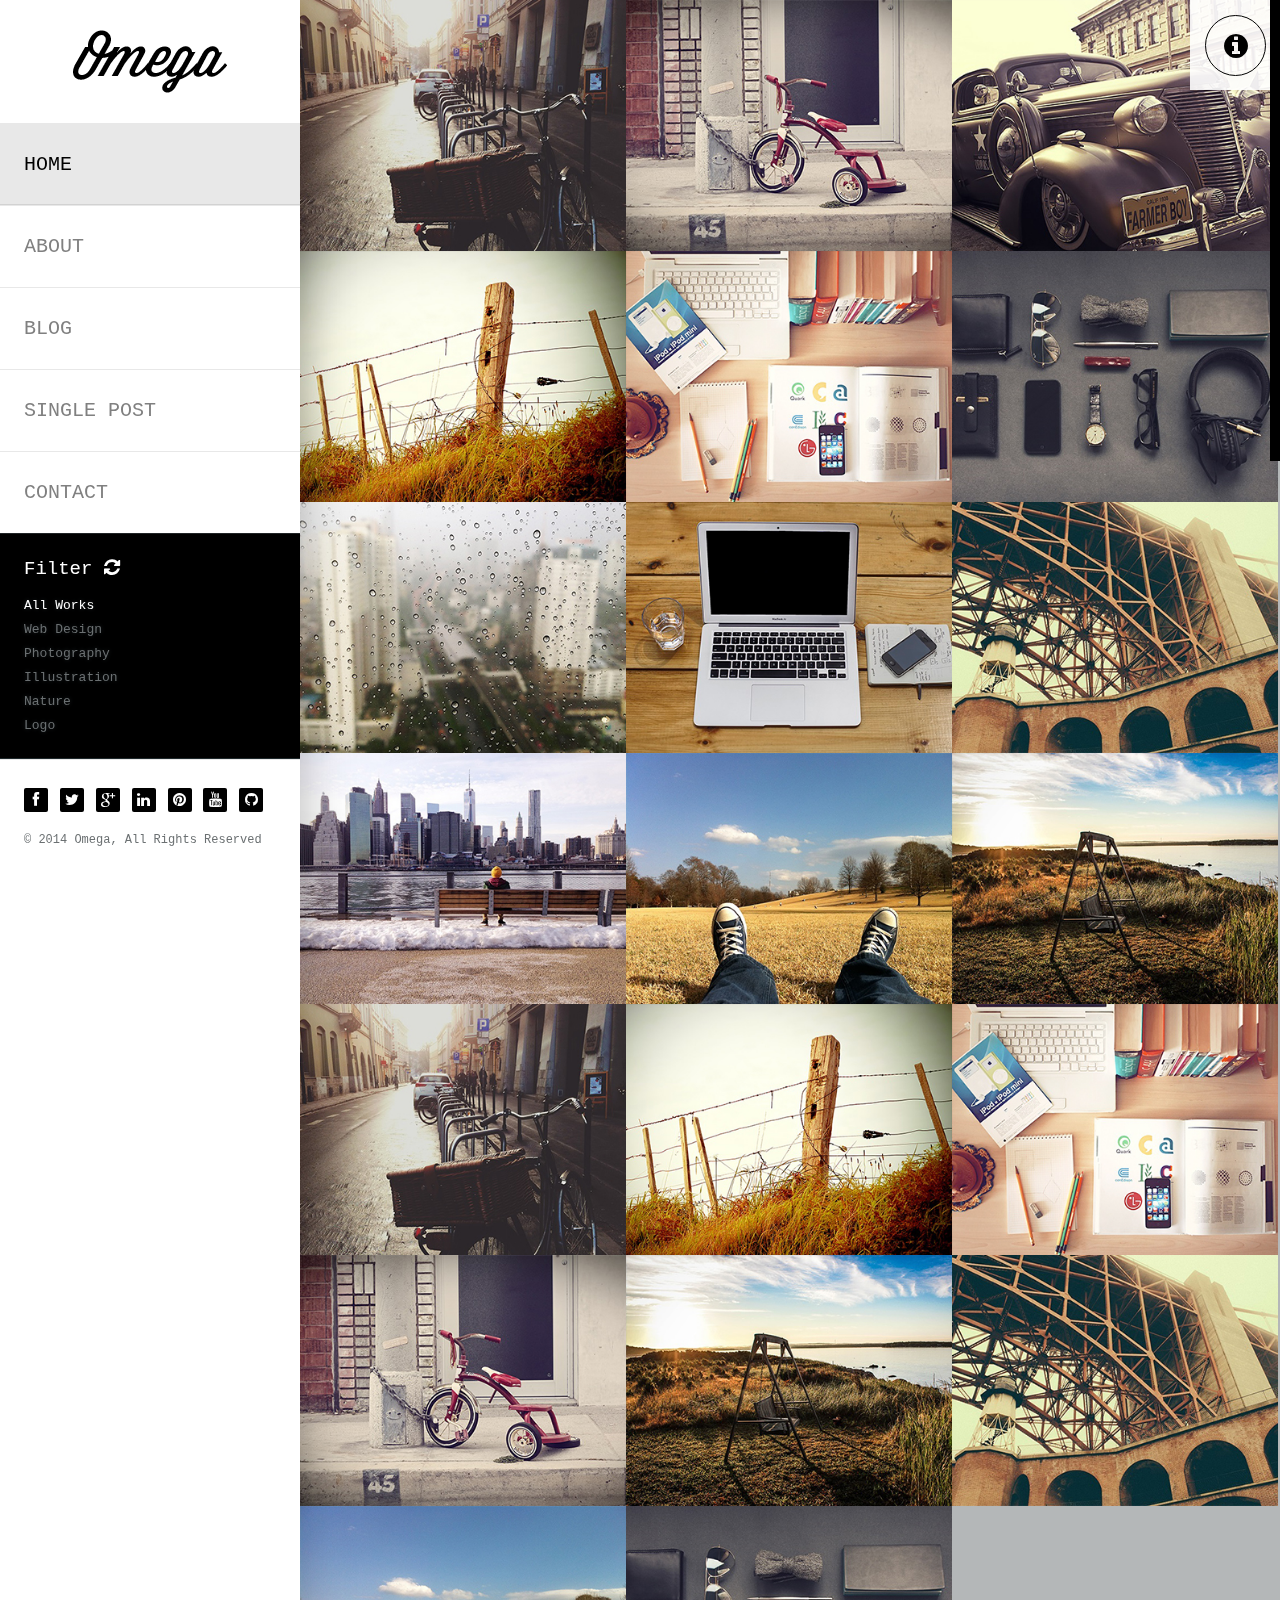
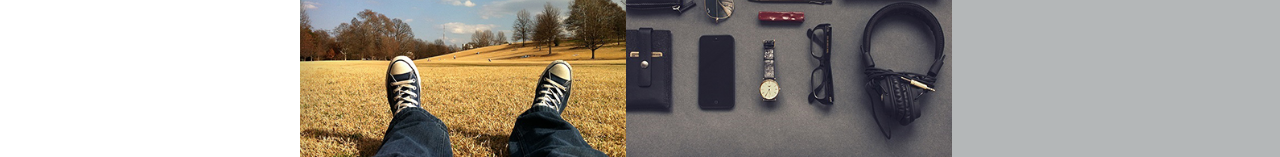
<file: index.html>
<!doctype html>


<html lang="en" class="no-js">
<head>
	<title>Omega</title>

	<meta charset="utf-8">

	<meta http-equiv="X-UA-Compatible" content="IE=edge,chrome=1">
	<meta name="viewport" content="width=device-width, initial-scale=1, maximum-scale=1">

	<link href='http://fonts.googleapis.com/css?family=Roboto:400,100,100italic,300,300italic,400italic,500,500italic,700,700italic' rel='stylesheet' type='text/css'>

	<link rel="stylesheet" type="text/css" href="css/bootstrap.css" media="screen">	
	<link rel="stylesheet" type="text/css" href="css/magnific-popup.css" media="screen">
	<link rel="stylesheet" type="text/css" href="css/font-awesome.css" media="screen">
	<link rel="stylesheet" type="text/css" href="css/flexslider.css" media="screen">
	<link rel="stylesheet" type="text/css" href="css/style.css" media="screen">
	<link rel="stylesheet" type="text/css" href="css/responsive.css" media="screen">
	
</head>
<body>

	<!-- Container -->
	<div id="container">
		<!-- Header
		    ================================================== -->
		<header>
			<div class="logo-box">
				<a class="logo" href="index.html"><img alt="" src="images/logo.png"></a>
			</div>
			
			<a class="elemadded responsive-link" href="#">Menu</a>

			<div class="menu-box">
				<ul class="menu">
					<li><a class="active" href="index.html"><span>Home</span></a></li>
					<li><a href="about.html"><span>About</span></a></li>
					<li><a href="blog.html"><span>blog</span></a></li>
					<li><a href="single-post.html"><span>Single Post</span></a></li>
					<li><a href="contact.html"><span>Contact</span></a></li>
				</ul>				
			</div>

			<div class="filter-box">
				<h3>Filter<i class="fa fa-refresh"></i></h3>
				<ul class="filter">
					<li><a href="#" class="active" data-filter="*">All Works</a></li>
					<li><a href="#" data-filter=".web-design">Web Design</a></li>
					<li><a href="#" data-filter=".photography">Photography</a></li>
					<li><a href="#" data-filter=".illustration">Illustration</a></li>
					<li><a href="#" data-filter=".nature">Nature</a></li>
					<li><a href="#" data-filter=".logo">Logo</a></li>
				</ul>
			</div>

			<div class="social-box">
				<ul class="social-icons">
					<li><a href="#" class="facebook" ><i class="fa fa-facebook"></i></a></li>
					<li><a href="#" class="twitter" ><i class="fa fa-twitter"></i></a></li>
					<li><a href="#" class="google" ><i class="fa fa-google-plus"></i></a></li>
					<li><a href="#" class="linkedin" ><i class="fa fa-linkedin"></i></a></li>
					<li><a href="#" class="pinterest" ><i class="fa fa-pinterest"></i></a></li>
					<li><a href="#" class="youtube" ><i class="fa fa-youtube"></i></a></li>
					<li><a href="#" class="github" ><i class="fa fa-github"></i></a></li>
				</ul>
				<p class="copyright">&#169; 2014 Omega, All Rights Reserved</p>
			</div>
		</header>
		<!-- End Header -->

		<!-- content 
			================================================== -->
		<div id="content">
			<div class="inner-content">
				<div class="portfolio-page">
					<div class="portfolio-box">

						<div class="project-post web-design illustration">
							<img alt="" src="upload/image1.jpg">
							<div class="hover-box">
								<div class="project-title">
									<h2>Vintage City</h2>
									<span>development, mobile</span>
									<div><a href="single-project.html"><i class="fa fa-arrow-right"></i></a></div>
								</div>
							</div>
						</div>

						<div class="project-post photography">
							<img alt="" src="upload/image2.jpg">
							<div class="hover-box">
								<div class="project-title">
									<h2>Little Bike</h2>
									<span>development, mobile</span>
									<div><a href="single-project.html"><i class="fa fa-arrow-right"></i></a></div>
								</div>
							</div>
						</div>

						<div class="project-post web-design logo">
							<img alt="" src="upload/image3.jpg">
							<div class="hover-box">
								<div class="project-title">
									<h2>Farmer Boy</h2>
									<span>development, mobile</span>
									<div><a href="single-project.html"><i class="fa fa-arrow-right"></i></a></div>
								</div>
							</div>
						</div>

						<div class="project-post photography illustration">
							<img alt="" src="upload/image4.jpg">
							<div class="hover-box">
								<div class="project-title">
									<h2>Nature Wallpaper</h2>
									<span>development, mobile</span>
									<div><a href="single-project.html"><i class="fa fa-arrow-right"></i></a></div>
								</div>
							</div>
						</div>

						<div class="project-post nature logo">
							<img alt="" src="upload/image5.jpg">
							<div class="hover-box">
								<div class="project-title">
									<h2>Some Books</h2>
									<span>development, mobile</span>
									<div><a href="single-project.html"><i class="fa fa-arrow-right"></i></a></div>
								</div>
							</div>
						</div>

						<div class="project-post web-design illustration">
							<img alt="" src="upload/image6.jpg">
							<div class="hover-box">
								<div class="project-title">
									<h2>All Stuff in my Table</h2>
									<span>development, mobile</span>
									<div><a href="single-project.html"><i class="fa fa-arrow-right"></i></a></div>
								</div>
							</div>
						</div>

						<div class="project-post photography">
							<img alt="" src="upload/image7.jpg">
							<div class="hover-box">
								<div class="project-title">
									<h2>Rainy Day</h2>
									<span>development, mobile</span>
									<div><a href="single-project.html"><i class="fa fa-arrow-right"></i></a></div>
								</div>
							</div>
						</div>

						<div class="project-post nature illustration">
							<img alt="" src="upload/image8.jpg">
							<div class="hover-box">
								<div class="project-title">
									<h2>Laptop waiting for me</h2>
									<span>development, mobile</span>
									<div><a href="single-project.html"><i class="fa fa-arrow-right"></i></a></div>
								</div>
							</div>
						</div>

						<div class="project-post logo">
							<img alt="" src="upload/image9.jpg">
							<div class="hover-box">
								<div class="project-title">
									<h2>Grungy Bridge</h2>
									<span>development, mobile</span>
									<div><a href="single-project.html"><i class="fa fa-arrow-right"></i></a></div>
								</div>
							</div>
						</div>

						<div class="project-post web-design nature">
							<img alt="" src="upload/image10.jpg">
							<div class="hover-box">
								<div class="project-title">
									<h2>Looking at the Towers</h2>
									<span>development, mobile</span>
									<div><a href="single-project.html"><i class="fa fa-arrow-right"></i></a></div>
								</div>
							</div>
						</div>

						<div class="project-post photography illustration">
							<img alt="" src="upload/image11.jpg">
							<div class="hover-box">
								<div class="project-title">
									<h2>Having Some Rest si bos</h2>
									<span>development, mobile</span>
									<div><a href="single-project.html"><i class="fa fa-arrow-right"></i></a></div>
								</div>
							</div>
						</div>

						<div class="project-post nature logo">
							<img alt="" src="upload/image12.jpg">
							<div class="hover-box">
								<div class="project-title">
									<h2>Hulaqa Photography</h2>
									<span>development, mobile</span>
									<div><a href="single-project.html"><i class="fa fa-arrow-right"></i></a></div>
								</div>
							</div>
						</div>

						<div class="project-post web-design illustration">
							<img alt="" src="upload/image1.jpg">
							<div class="hover-box">
								<div class="project-title">
									<h2>Lorem ipsum dolor</h2>
									<span>development, mobile</span>
									<div><a href="single-project.html"><i class="fa fa-arrow-right"></i></a></div>
								</div>
							</div>
						</div>

						<div class="project-post photography nature">
							<img alt="" src="upload/image4.jpg">
							<div class="hover-box">
								<div class="project-title">
									<h2>Lorem ipsum dolor</h2>
									<span>development, mobile</span>
									<div><a href="single-project.html"><i class="fa fa-arrow-right"></i></a></div>
								</div>
							</div>
						</div>

						<div class="project-post logo illustration">
							<img alt="" src="upload/image5.jpg">
							<div class="hover-box">
								<div class="project-title">
									<h2>Lorem ipsum dolor</h2>
									<span>development, mobile</span>
									<div><a href="single-project.html"><i class="fa fa-arrow-right"></i></a></div>
								</div>
							</div>
						</div>

						<div class="project-post photography logo">
							<img alt="" src="upload/image2.jpg">
							<div class="hover-box">
								<div class="project-title">
									<h2>Lorem ipsum dolor</h2>
									<span>development, mobile</span>
									<div><a href="single-project.html"><i class="fa fa-arrow-right"></i></a></div>
								</div>
							</div>
						</div>

						<div class="project-post nature">
							<img alt="" src="upload/image12.jpg">
							<div class="hover-box">
								<div class="project-title">
									<h2>Lorem ipsum dolor</h2>
									<span>development, mobile</span>
									<div><a href="single-project.html"><i class="fa fa-arrow-right"></i></a></div>
								</div>
							</div>
						</div>

						<div class="project-post logo illustration">
							<img alt="" src="upload/image9.jpg">
							<div class="hover-box">
								<div class="project-title">
									<h2>Lorem ipsum dolor</h2>
									<span>development, mobile</span>
									<div><a href="single-project.html"><i class="fa fa-arrow-right"></i></a></div>
								</div>
							</div>
						</div>

						<div class="project-post photography nature">
							<img alt="" src="upload/image11.jpg">
							<div class="hover-box">
								<div class="project-title">
									<h2>Lorem ipsum dolor</h2>
									<span>development, mobile</span>
									<div><a href="single-project.html"><i class="fa fa-arrow-right"></i></a></div>
								</div>
							</div>
						</div>

						<div class="project-post nature logo">
							<img alt="" src="upload/image6.jpg">
							<div class="hover-box">
								<div class="project-title">
									<h2>Lorem ipsum dolor</h2>
									<span>development, mobile</span>
									<div><a href="single-project.html"><i class="fa fa-arrow-right"></i></a></div>
								</div>
							</div>
						</div>

					</div>
				</div>
			</div>
		</div>
		<!-- End content -->

	</div>
	<!-- End Container -->

	<div class="info-box">
		<a class="info-toggle" href="#"><i class="fa fa-info-circle"></i></a>
		<div class="info-content">
			<ul>
				<li><i class="fa fa-phone"></i>9930 1234 5679</li>
				<li><i class="fa fa-envelope"></i><a href="#">contact@domain.com</a></li>
				<li><i class="fa fa-home"></i>street address example</li>
			</ul>
		</div>
	</div>

	<div class="preloader">
		<img alt="" src="images/preloader.gif">
	</div>

	<script type="text/javascript" src="js/jquery.min.js"></script>
	<script type="text/javascript" src="js/jquery.migrate.js"></script>
	<script type="text/javascript" src="js/jquery.magnific-popup.min.js"></script>
	<script type="text/javascript" src="js/bootstrap.js"></script>
	<script type="text/javascript" src="js/jquery.imagesloaded.min.js"></script>
  	<script type="text/javascript" src="js/jquery.isotope.min.js"></script>
	<script type="text/javascript" src="js/retina-1.1.0.min.js"></script>
	<script type="text/javascript" src="js/jquery.nicescroll.min.js"></script>
	<script type="text/javascript" src="js/script.js"></script>


</body>
</html>
</file>
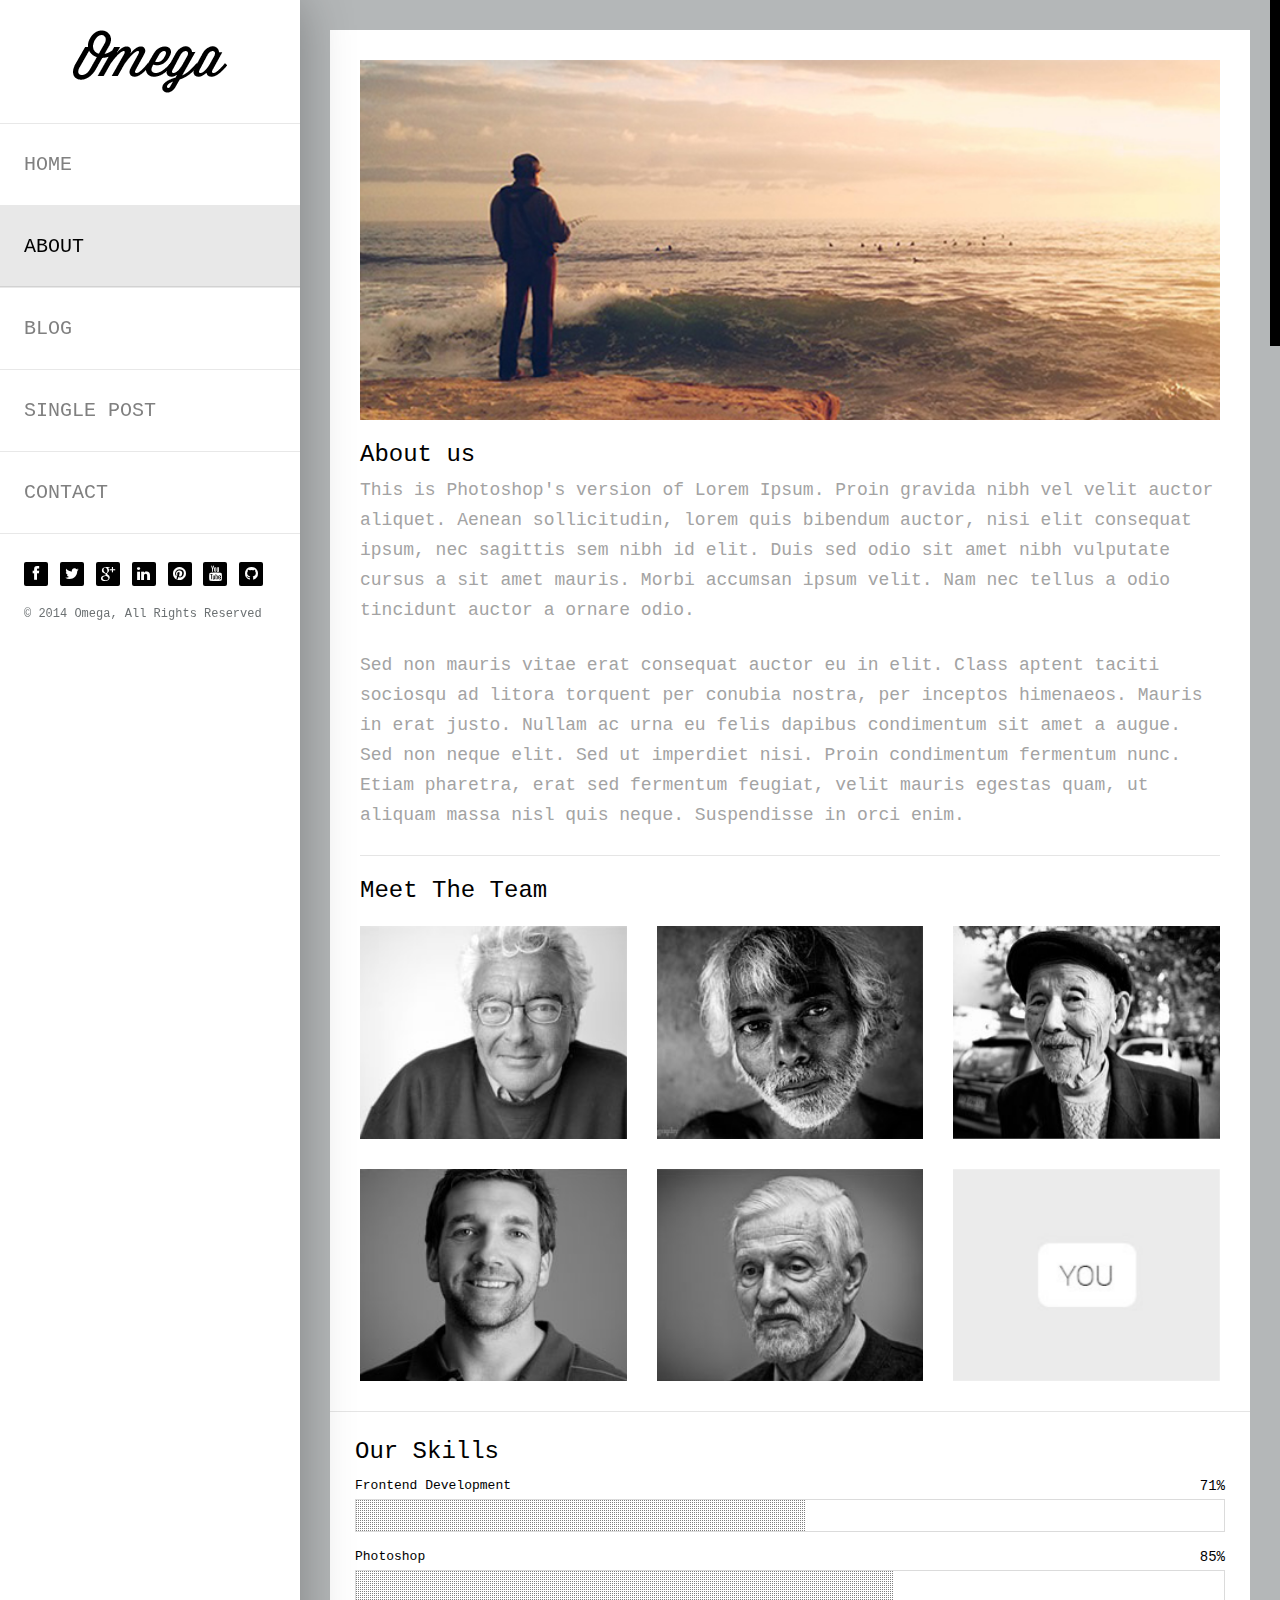
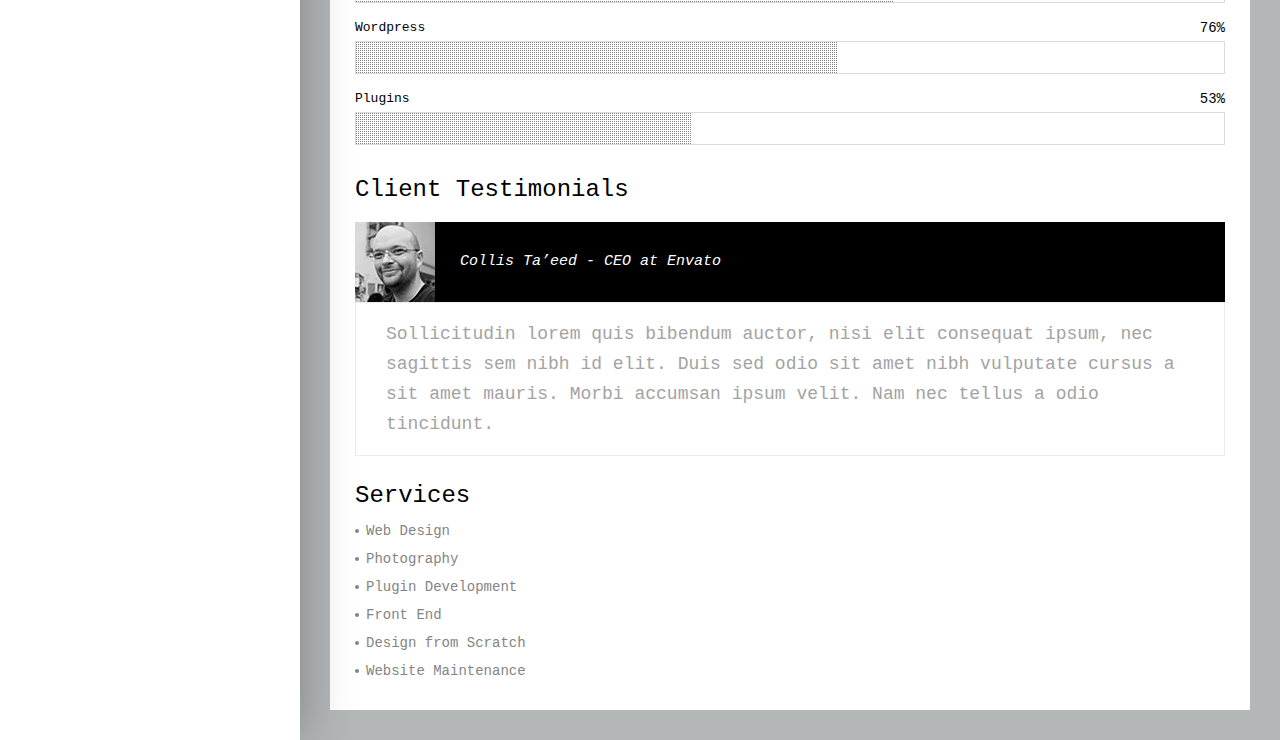
<file: about.html>
<!doctype html>


<html lang="en" class="no-js">
<head>
	<title>Omega</title>

	<meta charset="utf-8">

	<meta http-equiv="X-UA-Compatible" content="IE=edge,chrome=1">
	<meta name="viewport" content="width=device-width, initial-scale=1, maximum-scale=1">

	<link href='http://fonts.googleapis.com/css?family=Roboto:400,100,100italic,300,300italic,400italic,500,500italic,700,700italic' rel='stylesheet' type='text/css'>

	<link rel="stylesheet" type="text/css" href="css/bootstrap.css" media="screen">	
	<link rel="stylesheet" type="text/css" href="css/magnific-popup.css" media="screen">
	<link rel="stylesheet" type="text/css" href="css/font-awesome.css" media="screen">
	<link rel="stylesheet" type="text/css" href="css/flexslider.css" media="screen">
	<link rel="stylesheet" type="text/css" href="css/style.css" media="screen">
	<link rel="stylesheet" type="text/css" href="css/responsive.css" media="screen">
	
</head>
<body>

	<!-- Container -->
	<div id="container">
		<!-- Header
		    ================================================== -->
		<header>
			<div class="logo-box">
				<a class="logo" href="index.html"><img alt="" src="images/logo.png"></a>
			</div>
			
			<a class="elemadded responsive-link" href="#">Menu</a>

			<div class="menu-box">
				<ul class="menu">
					<li><a href="index.html"><span>Home</span></a></li>
					<li><a class="active" href="about.html"><span>About</span></a></li>
					<li><a href="blog.html"><span>blog</span></a></li>
					<li><a href="single-post.html"><span>Single Post</span></a></li>
					<li><a href="contact.html"><span>Contact</span></a></li>
				</ul>				
			</div>
			<div class="social-box">
				<ul class="social-icons">
					<li><a href="#" class="facebook" ><i class="fa fa-facebook"></i></a></li>
					<li><a href="#" class="twitter" ><i class="fa fa-twitter"></i></a></li>
					<li><a href="#" class="google" ><i class="fa fa-google-plus"></i></a></li>
					<li><a href="#" class="linkedin" ><i class="fa fa-linkedin"></i></a></li>
					<li><a href="#" class="pinterest" ><i class="fa fa-pinterest"></i></a></li>
					<li><a href="#" class="youtube" ><i class="fa fa-youtube"></i></a></li>
					<li><a href="#" class="github" ><i class="fa fa-github"></i></a></li>
				</ul>
				<p class="copyright">&#169; 2014 Omega, All Rights Reserved</p>
			</div>
		</header>
		<!-- End Header -->

		<!-- content 
			================================================== -->
		<div id="content">
			<div class="inner-content">
				<div class="about-page">

					<div class="about-box">
						<div class="about-content">
							<div class="about-section">
								<img alt="" src="upload/about.jpg">
								<h1>About us</h1>
								<p>This is Photoshop's version  of Lorem Ipsum. Proin gravida nibh vel velit auctor aliquet. Aenean sollicitudin, lorem quis bibendum auctor, nisi elit consequat ipsum, nec sagittis sem nibh id elit. Duis sed odio sit amet nibh vulputate cursus a sit amet mauris. Morbi accumsan ipsum velit. Nam nec tellus a odio tincidunt auctor a ornare odio. </p>
								<p>Sed non  mauris vitae erat consequat auctor eu in elit. Class aptent taciti sociosqu ad litora torquent per conubia nostra, per inceptos himenaeos. Mauris in erat justo. Nullam ac urna eu felis dapibus condimentum sit amet a augue. Sed non neque elit. Sed ut imperdiet nisi. Proin condimentum fermentum nunc. Etiam pharetra, erat sed fermentum feugiat, velit mauris egestas quam, ut aliquam massa nisl quis neque. Suspendisse in orci enim.</p>								
							</div>
							<div class="about-section last-section">
								<h1>Meet The Team</h1>
								<div class="team-members">
									<div class="row">
										<div class="col-md-4">
											<div class="team-post">
												<img alt="" src="upload/team1.jpg">
												<div class="team-hover">
													<div class="team-data">
														<h3>John Smith</h3>
														<span>Web Developer</span>
													</div>
												</div>
											</div>											
										</div>
										<div class="col-md-4">
											<div class="team-post">
												<img alt="" src="upload/team2.jpg">
												<div class="team-hover">
													<div class="team-data">
														<h3>John Smith</h3>
														<span>Web Developer</span>
													</div>
												</div>
											</div>											
										</div>
										<div class="col-md-4">
											<div class="team-post">
												<img alt="" src="upload/team3.jpg">
												<div class="team-hover">
													<div class="team-data">
														<h3>John Smith</h3>
														<span>Web Developer</span>
													</div>
												</div>
											</div>											
										</div>
									</div>
									<div class="row">
										<div class="col-md-4">
											<div class="team-post">
												<img alt="" src="upload/team4.jpg">
												<div class="team-hover">
													<div class="team-data">
														<h3>John Smith</h3>
														<span>Web Developer</span>
													</div>
												</div>
											</div>											
										</div>
										<div class="col-md-4">
											<div class="team-post">
												<img alt="" src="upload/team5.jpg">
												<div class="team-hover">
													<div class="team-data">
														<h3>John Smith</h3>
														<span>Web Developer</span>
													</div>
												</div>
											</div>											
										</div>
										<div class="col-md-4">
											<div class="team-post">
												<img alt="" src="upload/team6.jpg">
												<div class="team-hover">
													<div class="team-data">
														<h3>John Smith</h3>
														<span>Web Developer</span>
													</div>
												</div>
											</div>											
										</div>
									</div>
									
								</div>							
							</div>
						</div>
						<div class="sidebar">
							<div class="skills-progress">
								<h1>Our Skills</h1>
								<p>Frontend Development <span>71%</span></p>
								<div class="meter nostrips frontend">
									<span style="width: 71%"></span>
								</div>
								<p>Photoshop <span>85%</span></p>
								<div class="meter nostrips photoshop">
									<span style="width: 85%"></span>
								</div>
								<p>Wordpress <span>76%</span></p>
								<div class="meter nostrips wp">
									<span style="width: 76%"></span>
								</div>
								<p>Plugins <span>53%</span></p>
								<div class="meter nostrips plugins">
									<span style="width: 53%"></span>
								</div>
							</div>

							<div class="testimonial">
								<h1>Client Testimonials</h1>
								<ul>
									<li>
										<div class="client-test">
											<img alt="" src="upload/avatar2.jpg">
											<h3>Collis Ta’eed - CEO at Envato</h3>
										</div>
										<p>Sollicitudin lorem quis bibendum auctor, nisi elit consequat ipsum, nec sagittis sem nibh id elit. Duis sed odio sit amet nibh vulputate cursus a sit amet mauris. Morbi accumsan ipsum velit. Nam nec tellus a odio tincidunt.</p>
									</li>
									<li>
										<div class="client-test">
											<img alt="" src="upload/avatar1.jpg">
											<h3>John Smith - Web Developer</h3>
										</div>
										<p>Sollicitudin lorem quis bibendum auctor, nisi elit consequat ipsum, nec sagittis sem nibh id elit. Duis sed odio sit amet nibh vulputate cursus a sit amet mauris. Morbi accumsan ipsum velit. Nam nec tellus a odio tincidunt.</p>
									</li>
								</ul>
							</div>

							<div class="services">
								<h1>Services</h1>
								<ul>
									<li><a href="#">Web Design</a></li>
									<li><a href="#">Photography</a></li>
									<li><a href="#">Plugin Development</a></li>
									<li><a href="#">Front End</a></li>
									<li><a href="#">Design from Scratch</a></li>
									<li><a href="#">Website Maintenance</a></li>
								</ul>
							</div>
						</div>
					</div>
				</div>
			</div>
		</div>
		<!-- End content -->

	</div>
	<!-- End Container -->

	<div class="preloader">
		<img alt="" src="images/preloader.gif">
	</div>

	<script type="text/javascript" src="js/jquery.min.js"></script>
	<script type="text/javascript" src="js/jquery.migrate.js"></script>
	<script type="text/javascript" src="js/bootstrap.js"></script>
	<script type="text/javascript" src="js/jquery.imagesloaded.min.js"></script>
	<script type="text/javascript" src="js/jquery.quovolver.js"></script>
	<script type="text/javascript" src="js/retina-1.1.0.min.js"></script>
	<script type="text/javascript" src="js/jquery.nicescroll.min.js"></script>
	<script type="text/javascript" src="js/script.js"></script>


</body>
</html>
</file>
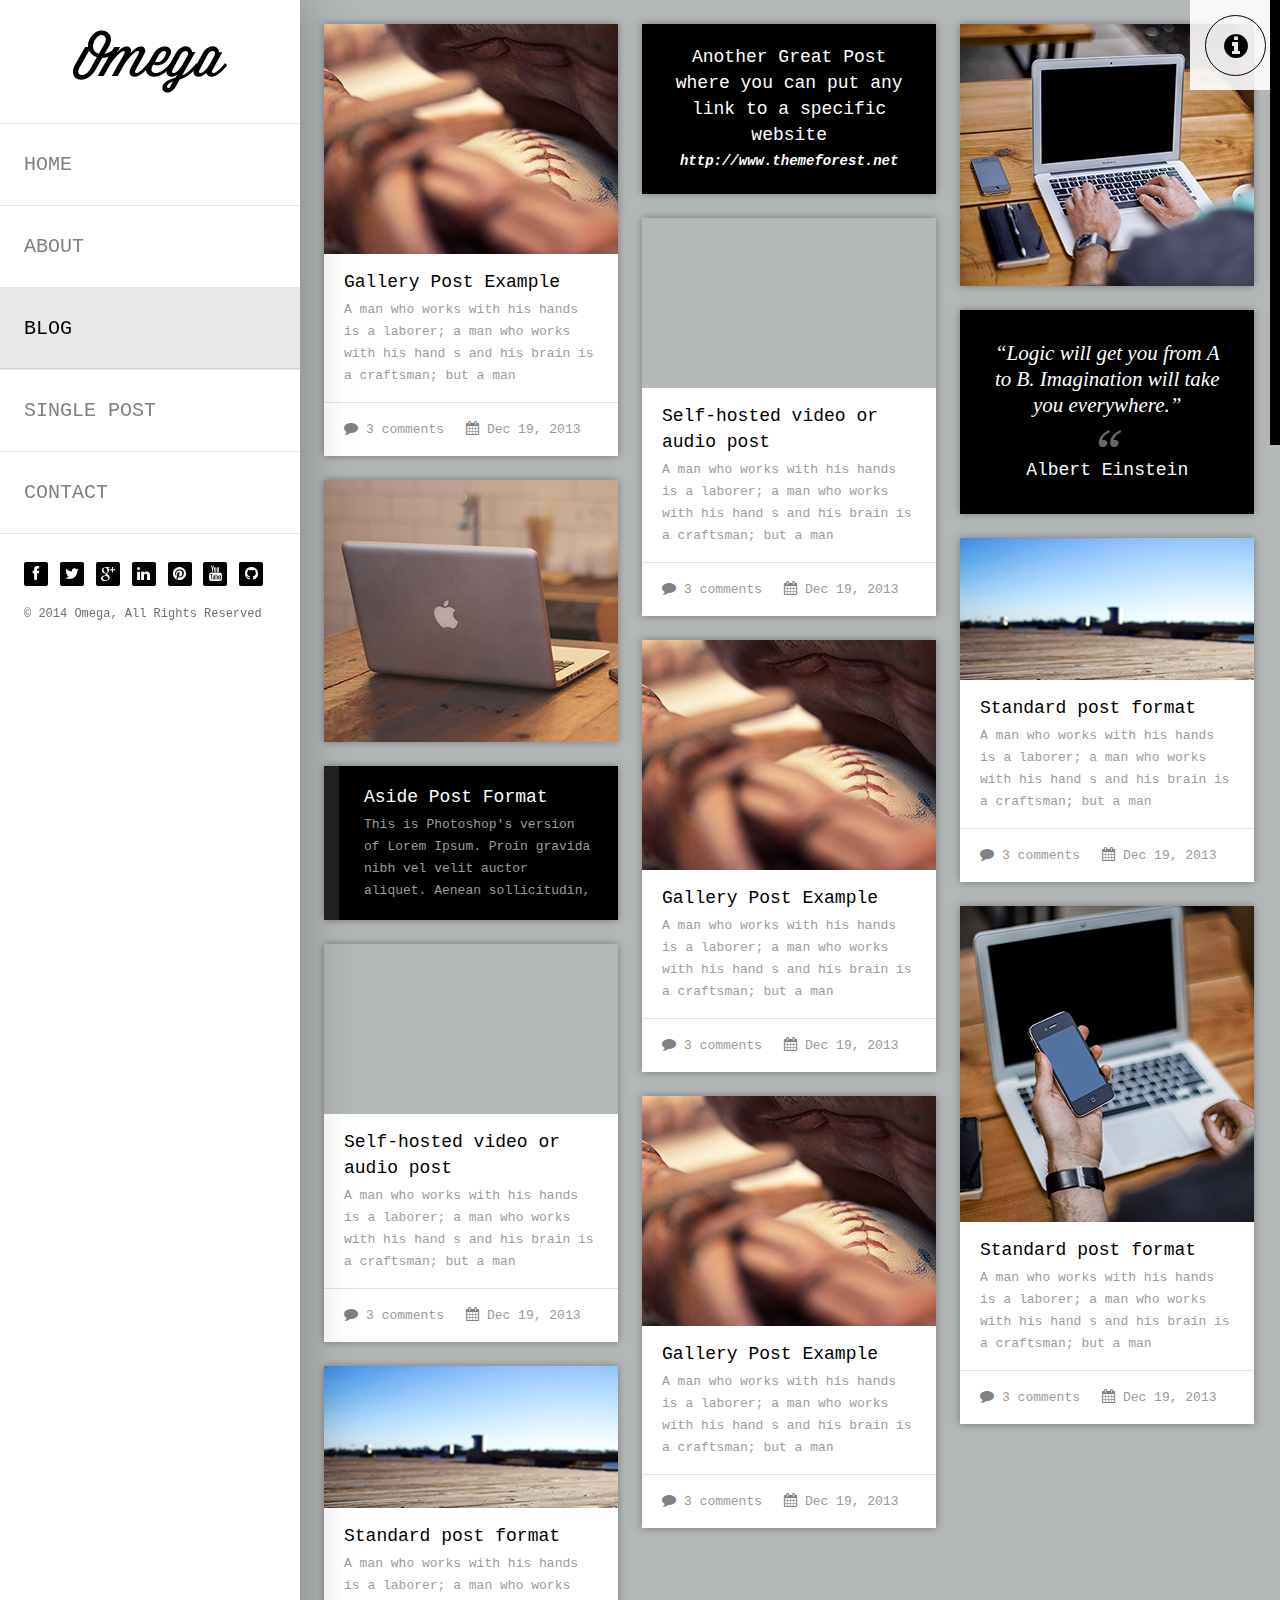
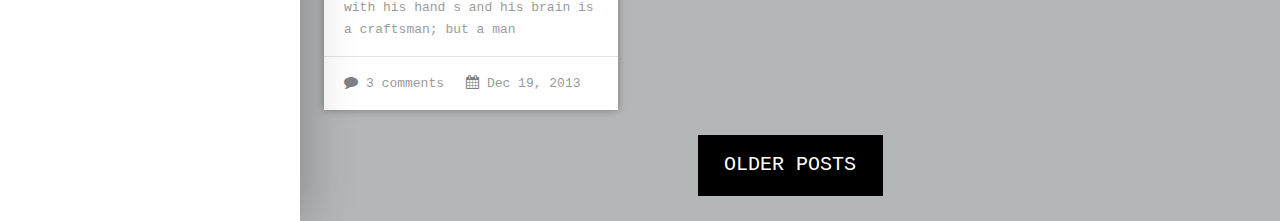
<file: blog.html>
<!doctype html>


<html lang="en" class="no-js">
<head>
	<title>Omega</title>

	<meta charset="utf-8">

	<meta http-equiv="X-UA-Compatible" content="IE=edge,chrome=1">
	<meta name="viewport" content="width=device-width, initial-scale=1, maximum-scale=1">

	<link href='http://fonts.googleapis.com/css?family=Roboto:400,100,100italic,300,300italic,400italic,500,500italic,700,700italic' rel='stylesheet' type='text/css'>

	<link rel="stylesheet" type="text/css" href="css/bootstrap.css" media="screen">	
	<link rel="stylesheet" type="text/css" href="css/magnific-popup.css" media="screen">
	<link rel="stylesheet" type="text/css" href="css/font-awesome.css" media="screen">
	<link rel="stylesheet" type="text/css" href="css/flexslider.css" media="screen">
	<link rel="stylesheet" type="text/css" href="css/style.css" media="screen">
	<link rel="stylesheet" type="text/css" href="css/responsive.css" media="screen">
	
</head>
<body>

	<!-- Container -->
	<div id="container">
		<!-- Header
		    ================================================== -->
		<header>
			<div class="logo-box">
				<a class="logo" href="index.html"><img alt="" src="images/logo.png"></a>
			</div>
			
			<a class="elemadded responsive-link" href="#">Menu</a>

			<div class="menu-box">
				<ul class="menu">
					<li><a href="index.html"><span>Home</span></a></li>
					<li><a href="about.html"><span>About</span></a></li>
					<li><a class="active" href="blog.html"><span>blog</span></a></li>
					<li><a href="single-post.html"><span>Single Post</span></a></li>
					<li><a href="contact.html"><span>Contact</span></a></li>
				</ul>				
			</div>
			<div class="social-box">
				<ul class="social-icons">
					<li><a href="#" class="facebook" ><i class="fa fa-facebook"></i></a></li>
					<li><a href="#" class="twitter" ><i class="fa fa-twitter"></i></a></li>
					<li><a href="#" class="google" ><i class="fa fa-google-plus"></i></a></li>
					<li><a href="#" class="linkedin" ><i class="fa fa-linkedin"></i></a></li>
					<li><a href="#" class="pinterest" ><i class="fa fa-pinterest"></i></a></li>
					<li><a href="#" class="youtube" ><i class="fa fa-youtube"></i></a></li>
					<li><a href="#" class="github" ><i class="fa fa-github"></i></a></li>
				</ul>
				<p class="copyright">&#169; 2014 Omega, All Rights Reserved</p>
			</div>
		</header>
		<!-- End Header -->

		<!-- content 
			================================================== -->
		<div id="content">
			<div class="inner-content">
				<div class="blog-page">
					<div class="blog-box">

						<!-- blog-post -->
						<div class="blog-post gallery-post">
							<div class="inner-post">
								<div class="flexslider">
									<ul class="slides">
										<li>
											<img alt="" src="upload/1.jpg" />
										</li>
										<li>
											<img alt="" src="upload/3.jpg" />
										</li>
									</ul>
								</div>
								<div class="post-content">
									<h2><a href="single-post.html">Gallery Post Example</a></h2>
									<p>A man who works with his hands is a laborer; a man who works with his hand s and his brain is a craftsman; but a man</p>
								</div>
								<ul class="post-tags">
									<li><a href="#"><i class="fa fa-comment"></i>3 comments</a></li>
									<li><a href="#"><i class="fa fa-calendar"></i>Dec 19, 2013</a></li>
								</ul>					
							</div>
						</div>

						<!-- blog-post -->
						<div class="blog-post link-post">
							<div class="inner-post">
								<div class="post-content">
									<p>Another Great Post where you can put any link to a specific website</p>
									<a class="link" href="#">http://www.themeforest.net</a>
								</div>
							</div>
						</div>

						<!-- blog-post -->
						<div class="blog-post photo-post">
							<div class="inner-post">
								<img alt="" src="upload/2.jpg">
								<a class="zoom" href="upload/2.jpg"><i class="fa fa-arrow-right"></i></a>
							</div>
						</div>

						<!-- blog-post -->
						<div class="blog-post video-post">
							<div class="inner-post">
								<!-- youtube -->
								<iframe class="videoembed" src="http://www.youtube.com/embed/Vr0t1U4NtsY"></iframe>
								<!-- End youtube -->
								<div class="post-content">
									<h2><a href="single-post.html">Self-hosted video or audio post</a></h2>
									<p>A man who works with his hands is a laborer; a man who works with his hand s and his brain is a craftsman; but a man</p>
								</div>
								<ul class="post-tags">
									<li><a href="#"><i class="fa fa-comment"></i>3 comments</a></li>
									<li><a href="#"><i class="fa fa-calendar"></i>Dec 19, 2013</a></li>
								</ul>
							</div>
						</div>

						<!-- blog-post -->
						<div class="blog-post quote-post">
							<div class="inner-post">
								<div class="post-content">
									<blockquote>
										“Logic will get you from A to B. Imagination will take you everywhere.” 
									</blockquote>
									<span>Albert Einstein</span>							
								</div>
							</div>
						</div>

						<!-- blog-post -->
						<div class="blog-post photo-post">
							<div class="inner-post">
								<img alt="" src="upload/6.jpg">
								<a class="zoom" href="upload/6.jpg"><i class="fa fa-arrow-right"></i></a>
							</div>
						</div>

						<!-- blog-post -->
						<div class="blog-post image-post">
							<div class="inner-post">
								<img alt="" src="upload/4.jpg">
								<div class="post-content">
									<h2><a href="single-post.html">Standard post format</a></h2>
									<p>A man who works with his hands is a laborer; a man who works with his hand s and his brain is a craftsman; but a man</p>
								</div>
								<ul class="post-tags">
									<li><a href="#"><i class="fa fa-comment"></i>3 comments</a></li>
									<li><a href="#"><i class="fa fa-calendar"></i>Dec 19, 2013</a></li>
								</ul>
							</div>
						</div>

						<!-- blog-post -->
						<div class="blog-post gallery-post">
							<div class="inner-post">
								<div class="flexslider">
									<ul class="slides">
										<li>
											<img alt="" src="upload/1.jpg" />
										</li>
										<li>
											<img alt="" src="upload/3.jpg" />
										</li>
									</ul>
								</div>
								<div class="post-content">
									<h2><a href="single-post.html">Gallery Post Example</a></h2>
									<p>A man who works with his hands is a laborer; a man who works with his hand s and his brain is a craftsman; but a man</p>
								</div>
								<ul class="post-tags">
									<li><a href="#"><i class="fa fa-comment"></i>3 comments</a></li>
									<li><a href="#"><i class="fa fa-calendar"></i>Dec 19, 2013</a></li>
								</ul>
							</div>
						</div>

						<!-- blog-post -->
						<div class="blog-post aside-post">
							<div class="inner-post">
								<div class="post-content">
									<h2>Aside Post Format</h2>
									<p>This is Photoshop's version  of Lorem Ipsum. Proin gravida nibh vel velit auctor aliquet. Aenean sollicitudin, </p>
								</div>
							</div>
						</div>

						<!-- blog-post -->
						<div class="blog-post image-post">
							<div class="inner-post">
								<img alt="" src="upload/7.jpg">
								<div class="post-content">
									<h2><a href="single-post.html">Standard post format</a></h2>
									<p>A man who works with his hands is a laborer; a man who works with his hand s and his brain is a craftsman; but a man</p>
								</div>
								<ul class="post-tags">
									<li><a href="#"><i class="fa fa-comment"></i>3 comments</a></li>
									<li><a href="#"><i class="fa fa-calendar"></i>Dec 19, 2013</a></li>
								</ul>
							</div>
						</div>

						<!-- blog-post -->
						<div class="blog-post video-post">
							<div class="inner-post">
								<!-- youtube -->
								<iframe class="videoembed" src="http://www.youtube.com/embed/Vr0t1U4NtsY"></iframe>
								<!-- End youtube -->
								<div class="post-content">
									<h2><a href="single-post.html">Self-hosted video or audio post</a></h2>
									<p>A man who works with his hands is a laborer; a man who works with his hand s and his brain is a craftsman; but a man</p>
								</div>
								<ul class="post-tags">
									<li><a href="#"><i class="fa fa-comment"></i>3 comments</a></li>
									<li><a href="#"><i class="fa fa-calendar"></i>Dec 19, 2013</a></li>
								</ul>
							</div>
						</div>

						<!-- blog-post -->
						<div class="blog-post gallery-post">
							<div class="inner-post">
								<div class="flexslider">
									<ul class="slides">
										<li>
											<img alt="" src="upload/1.jpg" />
										</li>
										<li>
											<img alt="" src="upload/3.jpg" />
										</li>
									</ul>
								</div>
								<div class="post-content">
									<h2><a href="single-post.html">Gallery Post Example</a></h2>
									<p>A man who works with his hands is a laborer; a man who works with his hand s and his brain is a craftsman; but a man</p>
								</div>
								<ul class="post-tags">
									<li><a href="#"><i class="fa fa-comment"></i>3 comments</a></li>
									<li><a href="#"><i class="fa fa-calendar"></i>Dec 19, 2013</a></li>
								</ul>					
							</div>
						</div>

						<!-- blog-post -->
						<div class="blog-post image-post">
							<div class="inner-post">
								<img alt="" src="upload/4.jpg">
								<div class="post-content">
									<h2><a href="single-post.html">Standard post format</a></h2>
									<p>A man who works with his hands is a laborer; a man who works with his hand s and his brain is a craftsman; but a man</p>
								</div>
								<ul class="post-tags">
									<li><a href="#"><i class="fa fa-comment"></i>3 comments</a></li>
									<li><a href="#"><i class="fa fa-calendar"></i>Dec 19, 2013</a></li>
								</ul>
							</div>
						</div>

					</div>

					<a class="blog-page-link" href="#">Older Posts</a>
				</div>
			</div>
		</div>
		<!-- End content -->

	</div>
	<!-- End Container -->

	<div class="info-box">
		<a class="info-toggle" href="#"><i class="fa fa-info-circle"></i></a>
		<div class="info-content">
			<ul>
				<li><i class="fa fa-phone"></i>9930 1234 5679</li>
				<li><i class="fa fa-envelope"></i><a href="#">contact@domain.com</a></li>
				<li><i class="fa fa-home"></i>street address example</li>
			</ul>
		</div>
	</div>

	<div class="preloader">
		<img alt="" src="images/preloader.gif">
	</div>

	<script type="text/javascript" src="js/jquery.min.js"></script>
	<script type="text/javascript" src="js/jquery.migrate.js"></script>
	<script type="text/javascript" src="js/jquery.imagesloaded.min.js"></script>
  	<script type="text/javascript" src="js/jquery.isotope.min.js"></script>
	<script type="text/javascript" src="js/jquery.magnific-popup.min.js"></script>
	<script type="text/javascript" src="js/jquery.flexslider.js"></script>
	<script type="text/javascript" src="js/retina-1.1.0.min.js"></script>
	<script type="text/javascript" src="js/jquery.nicescroll.min.js"></script>
	<script type="text/javascript" src="js/script.js"></script>


</body>
</html>
</file>
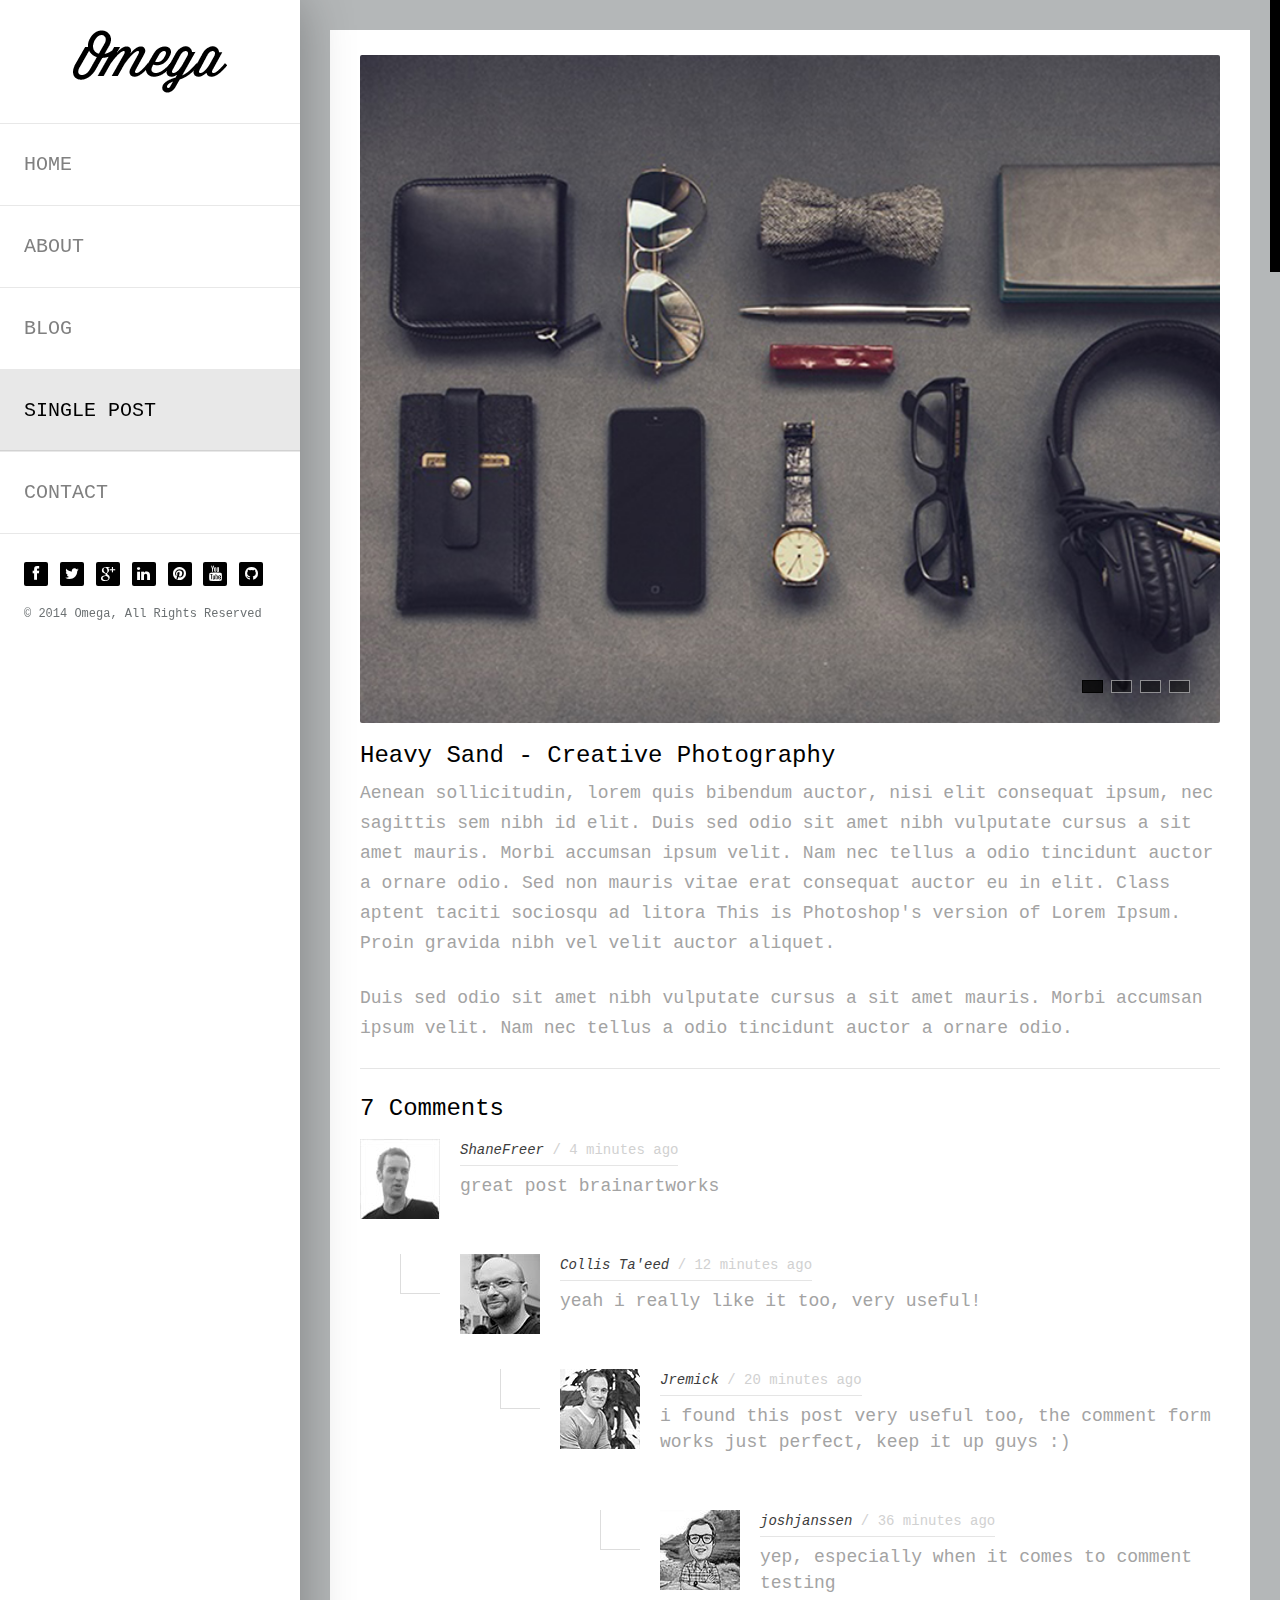
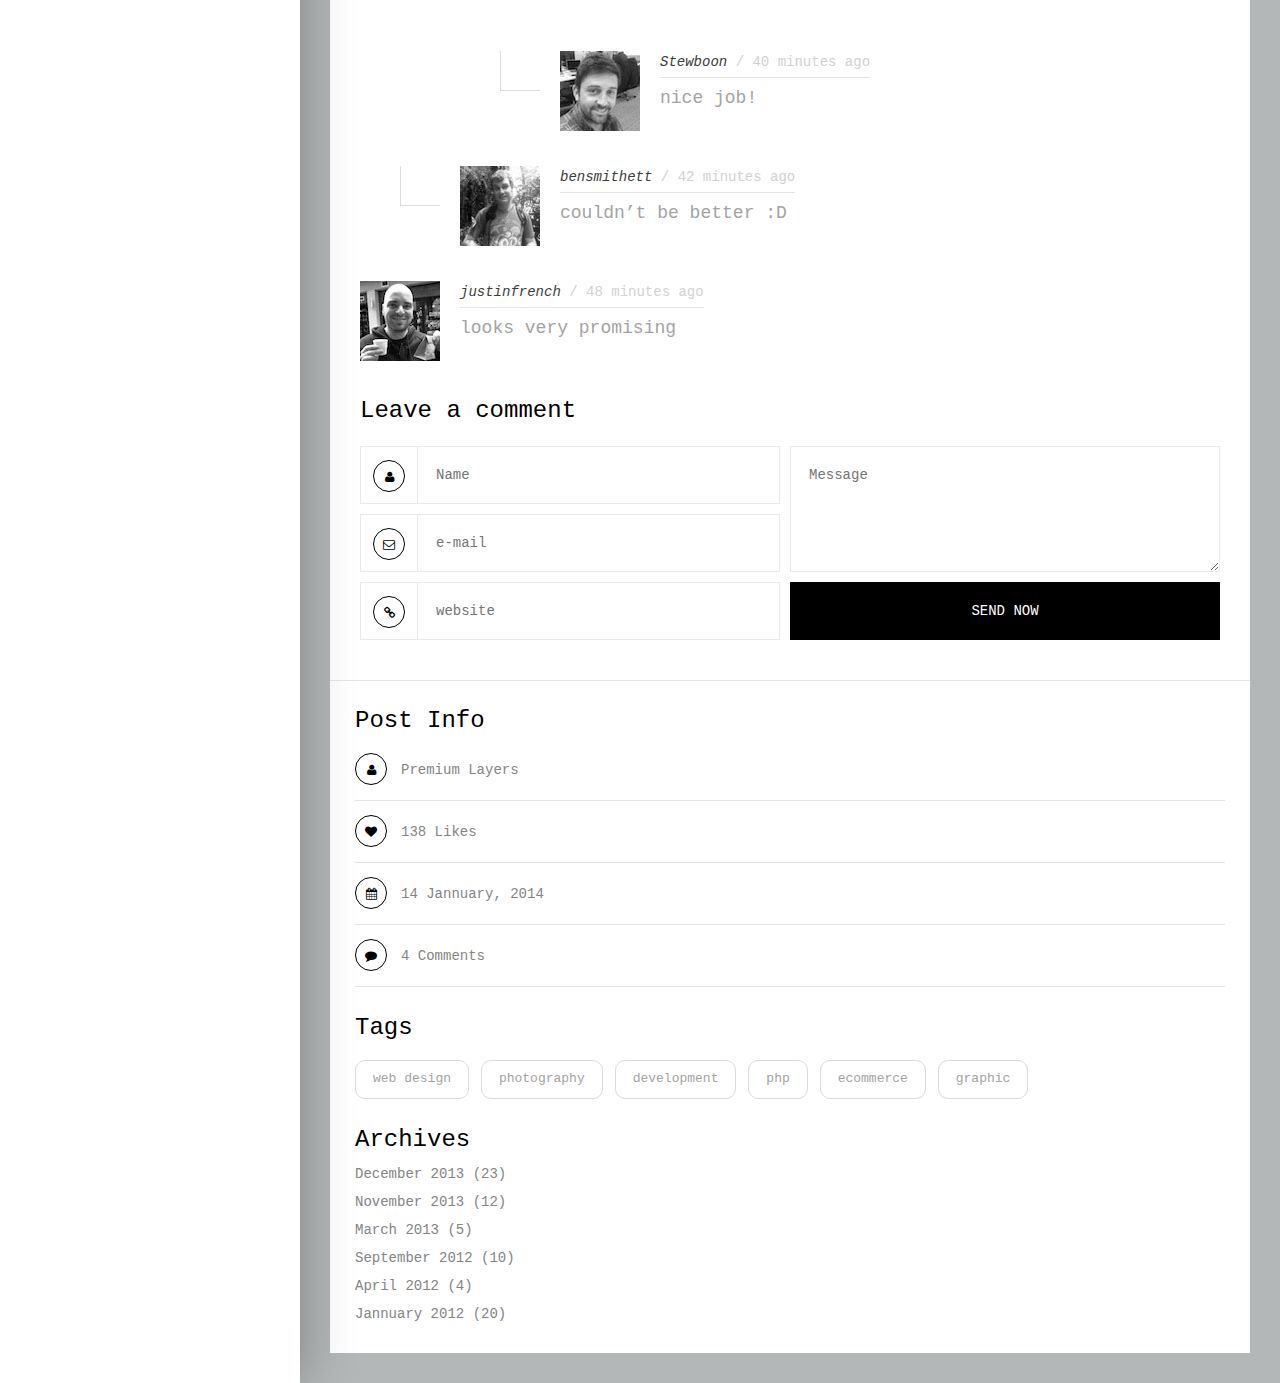
<file: single-post.html>
<!doctype html>


<html lang="en" class="no-js">
<head>
	<title>Omega</title>

	<meta charset="utf-8">

	<meta http-equiv="X-UA-Compatible" content="IE=edge,chrome=1">
	<meta name="viewport" content="width=device-width, initial-scale=1, maximum-scale=1">

	<link href='http://fonts.googleapis.com/css?family=Roboto:400,100,100italic,300,300italic,400italic,500,500italic,700,700italic' rel='stylesheet' type='text/css'>

	<link rel="stylesheet" type="text/css" href="css/bootstrap.css" media="screen">	
	<link rel="stylesheet" type="text/css" href="css/magnific-popup.css" media="screen">
	<link rel="stylesheet" type="text/css" href="css/font-awesome.css" media="screen">
	<link rel="stylesheet" type="text/css" href="css/flexslider.css" media="screen">
	<link rel="stylesheet" type="text/css" href="css/style.css" media="screen">
	<link rel="stylesheet" type="text/css" href="css/responsive.css" media="screen">
	
</head>
<body>

	<!-- Container -->
	<div id="container">
		<!-- Header
		    ================================================== -->
		<header>
			<div class="logo-box">
				<a class="logo" href="index.html"><img alt="" src="images/logo.png"></a>
			</div>
			
			<a class="elemadded responsive-link" href="#">Menu</a>

			<div class="menu-box">
				<ul class="menu">
					<li><a href="index.html"><span>Home</span></a></li>
					<li><a href="about.html"><span>About</span></a></li>
					<li><a href="blog.html"><span>blog</span></a></li>
					<li><a class="active" href="single-post.html"><span>Single Post</span></a></li>
					<li><a href="contact.html"><span>Contact</span></a></li>
				</ul>				
			</div>
			<div class="social-box">
				<ul class="social-icons">
					<li><a href="#" class="facebook" ><i class="fa fa-facebook"></i></a></li>
					<li><a href="#" class="twitter" ><i class="fa fa-twitter"></i></a></li>
					<li><a href="#" class="google" ><i class="fa fa-google-plus"></i></a></li>
					<li><a href="#" class="linkedin" ><i class="fa fa-linkedin"></i></a></li>
					<li><a href="#" class="pinterest" ><i class="fa fa-pinterest"></i></a></li>
					<li><a href="#" class="youtube" ><i class="fa fa-youtube"></i></a></li>
					<li><a href="#" class="github" ><i class="fa fa-github"></i></a></li>
				</ul>
				<p class="copyright">&#169; 2014 Omega, All Rights Reserved</p>
			</div>
		</header>
		<!-- End Header -->

		<!-- content 
			================================================== -->
		<div id="content">
			<div class="inner-content">
				<div class="single-project">
					<div class="single-box">
						<div class="single-box-content">
							<div class="project-post-content">

								<div class="flexslider">
									<ul class="slides">
										<li>
											<img alt="" src="upload/photo2.jpg" />
										</li>
										<li>
											<img alt="" src="upload/photo1.jpg" />
										</li>
										<li>
											<img alt="" src="upload/photo2.jpg" />
										</li>
										<li>
											<img alt="" src="upload/photo1.jpg" />
										</li>
									</ul>
								</div>

								<div class="project-text">
									<h1>Heavy Sand - Creative Photography</h1>
									<p>Aenean sollicitudin, lorem quis bibendum auctor, nisi elit consequat ipsum, nec sagittis sem nibh id elit. Duis sed odio sit amet nibh vulputate cursus a sit amet mauris. Morbi accumsan ipsum velit. Nam nec tellus a odio tincidunt auctor a ornare odio. Sed non  mauris vitae erat consequat auctor eu in elit. Class aptent taciti sociosqu ad litora This is Photoshop's version  of Lorem Ipsum. Proin gravida nibh vel velit auctor aliquet.</p>
									<p>Duis sed odio sit amet nibh vulputate cursus a sit amet mauris. Morbi accumsan ipsum velit. Nam nec tellus a odio tincidunt auctor a ornare odio. </p>			
								</div>
								<div class="comment-section">
									<h1>7 Comments</h1>

									<ul class="comment-tree">
										<li>
											<div class="comment-box">
												<img alt="" src="upload/avatar1.jpg">
												<div class="comment-content">
													<h6>ShaneFreer <span>/ 4 minutes ago</span></h6>
													<p>great post brainartworks</p>
												</div>
											</div>
											<ul class="depth">
												<li>
													<div class="comment-box">
														<img alt="" src="upload/avatar2.jpg">
														<div class="comment-content">
															<h6>Collis Ta'eed <span>/ 12 minutes ago</span></h6>
															<p>yeah i  really like it too, very useful!</p>
														</div>
													</div>
													<ul class="depth">
														<li>
															<div class="comment-box">
																<img alt="" src="upload/avatar3.jpg">
																<div class="comment-content">
																	<h6>Jremick <span>/ 20 minutes ago</span></h6>
																	<p>i found this post very useful too, the comment form works just perfect, keep it up guys :)</p>
																</div>
															</div>
															<ul class="depth">
																<li>
																	<div class="comment-box">
																		<img alt="" src="upload/avatar4.jpg">
																		<div class="comment-content">
																			<h6>joshjanssen <span>/ 36 minutes ago</span></h6>
																			<p>yep, especially when it comes to comment testing</p>
																		</div>
																	</div>
																</li>
															</ul>
														</li>

														<li>
															<div class="comment-box">
																<img alt="" src="upload/avatar5.jpg">
																<div class="comment-content">
																	<h6>Stewboon <span>/ 40 minutes ago</span></h6>
																	<p>nice job!</p>
																</div>
															</div>
														</li>
													</ul>
												</li>

												<li>
													<div class="comment-box">
														<img alt="" src="upload/avatar6.jpg">
														<div class="comment-content">
															<h6>bensmithett <span>/ 42 minutes ago</span></h6>
															<p>couldn’t be better :D</p>
														</div>
													</div>
												</li>
											</ul>
										</li>

										<li>
											<div class="comment-box">
												<img alt="" src="upload/avatar7.jpg">
												<div class="comment-content">
													<h6>justinfrench <span>/ 48 minutes ago</span></h6>
													<p>looks very promising</p>
												</div>
											</div>
										</li>
									</ul>
								</div>
								<form class="comment-form">
									<h1>Leave a comment</h1>
									<div class="text-fields">
										<div class="float-input">
											<input name="name" id="name" type="text" placeholder="Name">
											<span><i class="fa fa-user"></i></span>
										</div>
										<div class="float-input">
											<input name="mail" id="mail" type="text" placeholder="e-mail">
											<span><i class="fa fa-envelope-o"></i></span>
										</div>
										<div class="float-input">
											<input name="website" id="website" type="text" placeholder="website">
											<span><i class="fa fa-link"></i></span>
										</div>
									</div>

									<div class="submit-area">
										<textarea name="comment" id="comment" placeholder="Message"></textarea>
										<input type="submit" id="submit_contact" class="main-button" value="Send Now">
									</div>
								</form>
							</div>
						</div>
						<div class="sidebar">
							<div class="post-info">
								<h1>Post Info</h1>
								<ul>
									<li>
										<span><i class="fa fa-user"></i></span><a href="#">Premium Layers</a>
									</li>
									<li>
										<span><i class="fa fa-heart"></i></span><a href="#">138 Likes</a>
									</li>
									<li>
										<span><i class="fa fa-calendar"></i></span><a href="#">14 Jannuary, 2014</a>
									</li>
									<li>
										<span><i class="fa fa-comment"></i></span><a href="#">4 Comments</a>
									</li>
								</ul>
							</div>
							<div class="tags-box">
								<h1>Tags</h1>
								<ul>
									<li>
										<a href="#">web design</a>
									</li>
									<li>
										<a href="#">photography</a>
									</li>
									<li>
										<a href="#">development</a>
									</li>
									<li>
										<a href="#">php</a>
									</li>
									<li>
										<a href="#">ecommerce</a>
									</li>
									<li>
										<a href="#">graphic</a>
									</li>
								</ul>
							</div>
							<div class="archives-sidebar">
								<h1>Archives</h1>
								<ul>
									<li><a href="#">December 2013 <span>(23)</span></a></li>
									<li><a href="#">November 2013 <span>(12)</span></a></li>
									<li><a href="#">March 2013 <span>(5)</span></a></li>
									<li><a href="#">September 2012 <span>(10)</span></a></li>
									<li><a href="#">April 2012 <span>(4)</span></a></li>
									<li><a href="#">Jannuary 2012 <span>(20)</span></a></li>
								</ul>
							</div>
						</div>
					</div>

				</div>
			</div>
		</div>
		<!-- End content -->

	</div>
	<!-- End Container -->

	<div class="preloader">
		<img alt="" src="images/preloader.gif">
	</div>

	<script type="text/javascript" src="js/jquery.min.js"></script>
	<script type="text/javascript" src="js/jquery.migrate.js"></script>
	<script type="text/javascript" src="js/jquery.imagesloaded.min.js"></script>
	<script type="text/javascript" src="js/bootstrap.js"></script>
	<script type="text/javascript" src="js/jquery.flexslider.js"></script>
	<script type="text/javascript" src="js/retina-1.1.0.min.js"></script>
	<script type="text/javascript" src="js/jquery.nicescroll.min.js"></script>
	<script type="text/javascript" src="js/script.js"></script>

</body>
</html>
</file>
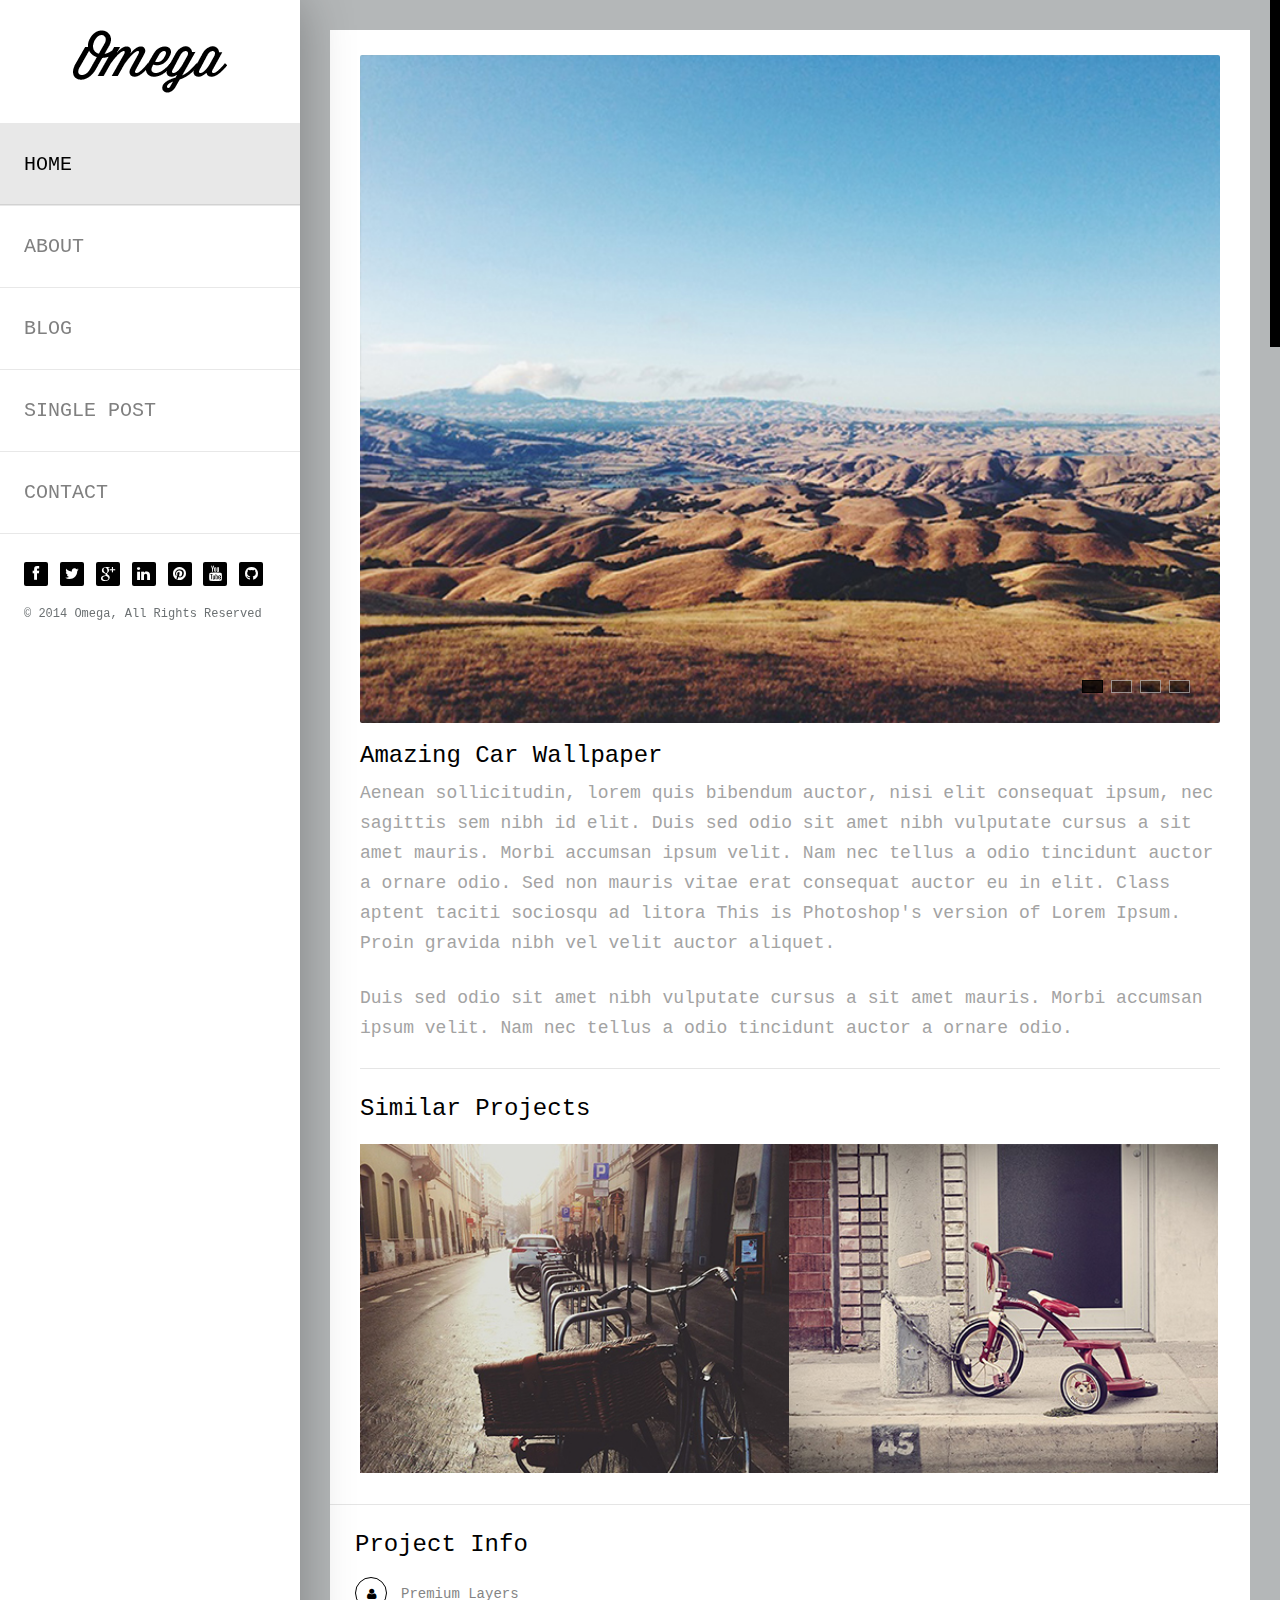
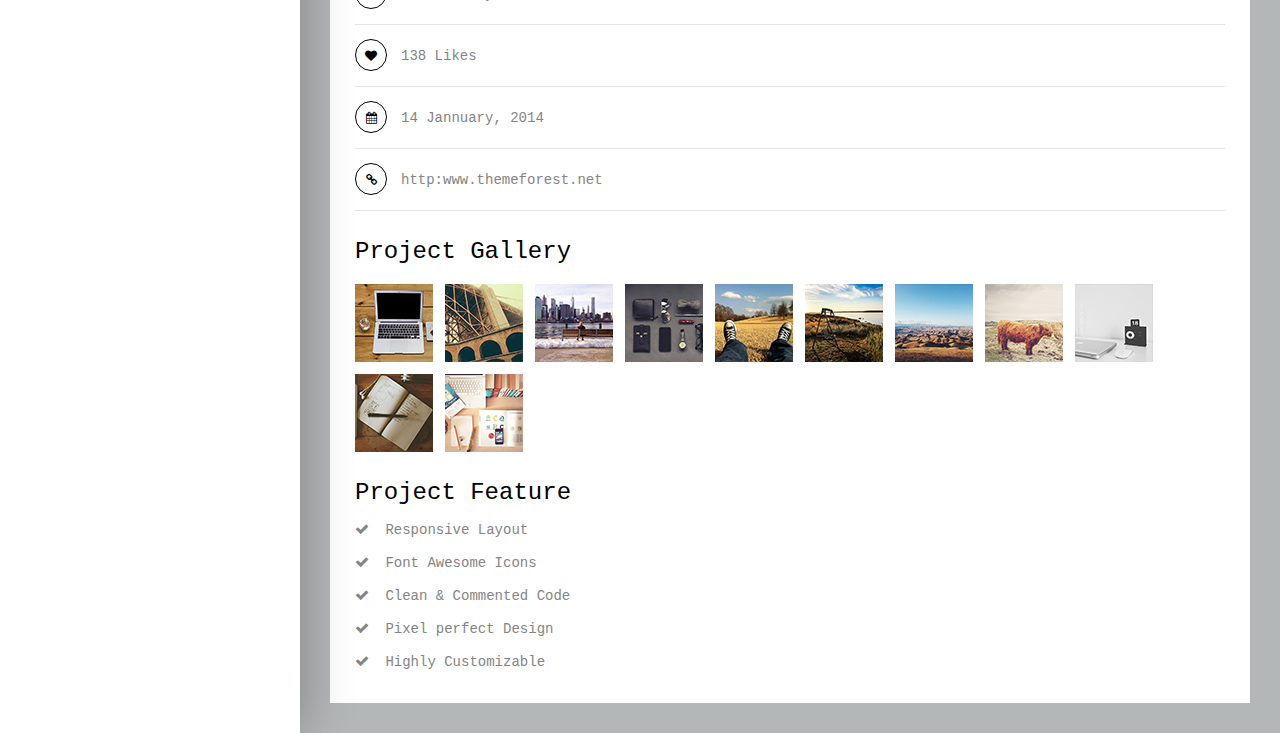
<file: single-project.html>
<!doctype html>


<html lang="en" class="no-js">
<head>
	<title>Omega</title>

	<meta charset="utf-8">

	<meta http-equiv="X-UA-Compatible" content="IE=edge,chrome=1">
	<meta name="viewport" content="width=device-width, initial-scale=1, maximum-scale=1">

	<link href='http://fonts.googleapis.com/css?family=Roboto:400,100,100italic,300,300italic,400italic,500,500italic,700,700italic' rel='stylesheet' type='text/css'>

	<link rel="stylesheet" type="text/css" href="css/bootstrap.css" media="screen">	
	<link rel="stylesheet" type="text/css" href="css/magnific-popup.css" media="screen">
	<link rel="stylesheet" type="text/css" href="css/font-awesome.css" media="screen">
	<link rel="stylesheet" type="text/css" href="css/flexslider.css" media="screen">
	<link rel="stylesheet" type="text/css" href="css/style.css" media="screen">
	<link rel="stylesheet" type="text/css" href="css/responsive.css" media="screen">
	
</head>
<body>

	<!-- Container -->
	<div id="container">
		<!-- Header
		    ================================================== -->
		<header>
			<div class="logo-box">
				<a class="logo" href="index.html"><img alt="" src="images/logo.png"></a>
			</div>
			
			<a class="elemadded responsive-link" href="#">Menu</a>

			<div class="menu-box">
				<ul class="menu">
					<li><a class="active" href="index.html"><span>Home</span></a></li>
					<li><a href="about.html"><span>About</span></a></li>
					<li><a href="blog.html"><span>blog</span></a></li>
					<li><a href="single-post.html"><span>Single Post</span></a></li>
					<li><a href="contact.html"><span>Contact</span></a></li>
				</ul>				
			</div>
			<div class="social-box">
				<ul class="social-icons">
					<li><a href="#" class="facebook" ><i class="fa fa-facebook"></i></a></li>
					<li><a href="#" class="twitter" ><i class="fa fa-twitter"></i></a></li>
					<li><a href="#" class="google" ><i class="fa fa-google-plus"></i></a></li>
					<li><a href="#" class="linkedin" ><i class="fa fa-linkedin"></i></a></li>
					<li><a href="#" class="pinterest" ><i class="fa fa-pinterest"></i></a></li>
					<li><a href="#" class="youtube" ><i class="fa fa-youtube"></i></a></li>
					<li><a href="#" class="github" ><i class="fa fa-github"></i></a></li>
				</ul>
				<p class="copyright">&#169; 2014 Omega, All Rights Reserved</p>
			</div>
		</header>
		<!-- End Header -->

		<!-- content 
			================================================== -->
		<div id="content">
			<div class="inner-content">
				<div class="single-project">

					<div class="single-box">
						<div class="single-box-content">
							<div class="project-post-content">

								<div class="flexslider">
									<ul class="slides">
										<li>
											<img alt="" src="upload/photo1.jpg" />
										</li>
										<li>
											<img alt="" src="upload/photo2.jpg" />
										</li>
										<li>
											<img alt="" src="upload/photo1.jpg" />
										</li>
										<li>
											<img alt="" src="upload/photo2.jpg" />
										</li>
									</ul>
								</div>

								<div class="project-text">
									<h1>Amazing Car Wallpaper</h1>
									<p>Aenean sollicitudin, lorem quis bibendum auctor, nisi elit consequat ipsum, nec sagittis sem nibh id elit. Duis sed odio sit amet nibh vulputate cursus a sit amet mauris. Morbi accumsan ipsum velit. Nam nec tellus a odio tincidunt auctor a ornare odio. Sed non  mauris vitae erat consequat auctor eu in elit. Class aptent taciti sociosqu ad litora This is Photoshop's version  of Lorem Ipsum. Proin gravida nibh vel velit auctor aliquet.</p>
									<p>Duis sed odio sit amet nibh vulputate cursus a sit amet mauris. Morbi accumsan ipsum velit. Nam nec tellus a odio tincidunt auctor a ornare odio. </p>			
								</div>

								<div class="similar-projects">
									<h1>Similar Projects</h1>
									<div class="portfolio-box">
										<div class="project-post">
											<img alt="" src="upload/image1.jpg">
											<div class="hover-box">
												<div class="project-title">
													<h2>Cool App Design</h2>
													<span>development, mobile</span>
													<div><a href="single-project.html"><i class="fa fa-arrow-right"></i></a></div>
												</div>
											</div>
										</div>

										<div class="project-post">
											<img alt="" src="upload/image2.jpg">
											<div class="hover-box">
												<div class="project-title">
													<h2>Cool App Design</h2>
													<span>development, mobile</span>
													<div><a href="single-project.html"><i class="fa fa-arrow-right"></i></a></div>
												</div>
											</div>
										</div>
									</div>
								</div>
							</div>						
						</div>
						<div class="sidebar">
							<div class="post-info">
								<h1>Project Info</h1>
								<ul>
									<li>
										<span><i class="fa fa-user"></i></span><a href="#">Premium Layers</a>
									</li>
									<li>
										<span><i class="fa fa-heart"></i></span><a href="#">138 Likes</a>
									</li>
									<li>
										<span><i class="fa fa-calendar"></i></span><a href="#">14 Jannuary, 2014</a>
									</li>
									<li>
										<span><i class="fa fa-link"></i></span><a href="#">http:www.themeforest.net</a>
									</li>
								</ul>
							</div>
							<div class="project-gallery">
								<h1>Project Gallery</h1>
								<ul>
									<li>
										<a href="#"><img alt="" src="upload/thumb1.jpg"></a>
									</li>
									<li>
										<a href="#"><img alt="" src="upload/thumb2.jpg"></a>
									</li>
									<li>
										<a href="#"><img alt="" src="upload/thumb3.jpg"></a>
									</li>
									<li>
										<a href="#"><img alt="" src="upload/thumb4.jpg"></a>
									</li>
									<li>
										<a href="#"><img alt="" src="upload/thumb5.jpg"></a>
									</li>
									<li>
										<a href="#"><img alt="" src="upload/thumb6.jpg"></a>
									</li>
									<li>
										<a href="#"><img alt="" src="upload/thumb7.jpg"></a>
									</li>
									<li>
										<a href="#"><img alt="" src="upload/thumb8.jpg"></a>
									</li>
									<li>
										<a href="#"><img alt="" src="upload/thumb9.jpg"></a>
									</li>
									<li>
										<a href="#"><img alt="" src="upload/thumb10.jpg"></a>
									</li>
									<li>
										<a href="#"><img alt="" src="upload/thumb11.jpg"></a>
									</li>
								</ul>
							</div>
							<div class="project-feature">
								<h1>Project Feature</h1>
								<ul>
									<li>
										Responsive Layout
									</li>
									<li>
										Font Awesome Icons
									</li>
									<li>
										Clean &#38; Commented Code
									</li>
									<li>
										Pixel perfect Design
									</li>
									<li>
										Highly Customizable
									</li>
								</ul>
							</div>
						</div>
					</div>

				</div>
			</div>
		</div>
		<!-- End content -->

	</div>
	<!-- End Container -->

	<div class="preloader">
		<img alt="" src="images/preloader.gif">
	</div>

	<script type="text/javascript" src="js/jquery.min.js"></script>
	<script type="text/javascript" src="js/jquery.migrate.js"></script>
	<script type="text/javascript" src="js/jquery.magnific-popup.min.js"></script>
	<script type="text/javascript" src="js/bootstrap.js"></script>
	<script type="text/javascript" src="js/jquery.imagesloaded.min.js"></script>
  	<script type="text/javascript" src="js/jquery.isotope.min.js"></script>
	<script type="text/javascript" src="js/jquery.flexslider.js"></script>
	<script type="text/javascript" src="js/retina-1.1.0.min.js"></script>
	<script type="text/javascript" src="js/jquery.nicescroll.min.js"></script>
	<script type="text/javascript" src="js/script.js"></script>


</body>
</html>
</file>
<file: css/style.css>
/*-------------------------------------------------
 =  Table of Css

 1.Isotope                              
 2.Header                          
 3.General code                   
 4.content                              
 5.blog page      
 6.Project page                               
 7.Single post                            
 8.About page                            
 9.Contact page

-------------------------------------------------*/

/*-------------------------------------------------------*/
/* 1. Isotope filtering
/*-------------------------------------------------------*/
.isotope-item {
    z-index: 2;
}
.isotope-hidden.isotope-item {
    pointer-events: none;
    z-index: 1;
}
.isotope, .isotope .isotope-item {/* change duration value to whatever you like */
    -webkit-transition-duration: 0.8s;
    -moz-transition-duration: 0.8s;
    transition-duration: 0.8s;
}
.isotope {
    -webkit-transition-property: height, width;
    -moz-transition-property: height, width;
    transition-property: height, width;
}
.isotope .isotope-item {
    -webkit-transition-property: -webkit-transform, opacity;
    -moz-transition-property:-moz-transform, opacity;
    transition-property:transform, opacity;
}

/*-------------------------------------------------*/
/* =  Header
/*-------------------------------------------------*/

header {
    display: block;
    width: 300px;
    float: left;
    background: #fff;
    text-align: left;
    z-index: 4;
    position: relative;
    box-shadow: 0 0 50px rgba(0,0,0,0.3);
    -webkit-box-shadow: 0 0 50px rgba(0,0,0,0.3);
    -moz-box-shadow: 0 0 50px rgba(0,0,0,0.3);
    -o-box-shadow: 0 0 50px rgba(0,0,0,0.3);
}

.logo-box {
    padding: 30px 30px;
    background: #fff;
    text-align: center;
}

a.logo {
    display: inline-block;
}

p.slogan {
    color: #fff;
    font-size: 24px;
    font-family: Courier, sans-serif;
    font-weight: 300;
    font-style: italic;
    margin: 0;
    line-height: 30px;
}

ul.menu,
ul.archives,
ul.categories {
    padding: 0;
    margin: 0;
}

a.elemadded {
    display: none;
    color: #fff;
    font-size: 16px;
    font-family: Courier, sans-serif;
    text-transform: uppercase;
    padding: 20px;
    background: #000;
    text-decoration: none;
    border-bottom: 1px solid rgba(0,0,0,0.1);
    transition: all 0.17s ease-in-out;
    -moz-transition: all 0.17s ease-in-out;
    -webkit-transition: all 0.17s ease-in-out;
    -o-transition: all 0.17s ease-in-out;
}

a.elemadded:hover {
}

ul.menu li {
    list-style: none;


}

ul.menu li a {
    position: relative;
    display: inline-block;
    width: 100%;
    padding: 18px 24px;
    color: #808080;
    font-size: 20px;
    font-family: Courier;
    font-weight: 300;
    text-transform: uppercase;
    text-decoration: none;
    line-height: 20px;
    transition: all 0.3 linear;
    -moz-transition: all 0.3 linear;
    -webkit-transition: all 0.3 linear;
    -o-transition: all 0.3 linear;
    background:#fff;
    line-height: 45px;
    border-top:1px solid #e8e8e8;
   
}

ul.menu li a:first-child {

}


ul.menu li a:after {
    position: absolute;
    content: '';
    top: 0;
    left: 0;
    width: 0;
    height: 100%;
    transition: all 0.15s linear;
    -moz-transition: all 0.15s linear;
    -webkit-transition: all 0.15s linear;
    -o-transition: all 0.15s linear;
    background: #e8e8e8;
    border-bottom: 1px solid #d2d2d2;

}

ul.menu li a span {
    position: relative;
    z-index: 2;
}

ul.menu li a:hover:after,
ul.menu li a.active:after {
    width: 100%;

}
.menu a.active {

    color:#000;
}

div.filter-box {
    border-top: 1px solid #202426;
    border-bottom: 1px solid #1e282b;
    padding: 20px 24px;
    background:#000;
}

div.filter-box h3 {
    color: #fff;
    font-size: 19px;
    font-family: Courier, sans-serif;
    font-weight: 300;
    margin: 0 0 10px;
    line-height: 30px;
}

div.filter-box h3 i {
    margin-left: 12px;
}

div.filter-box ul {
    padding: 0;
    margin: 0;
}

div.filter-box ul li a {
    display: inline-block;
    color: #6b7072;
    font-size: 13px;
    font-family: Courier, sans-serif;
    font-weight: 300;
    line-height: 24px;
    text-shadow: 0 0 4px #22282b;
    text-decoration: none;
    -webkit-text-shadow: 0 0 3px #22282b;
    -moz-text-shadow: 0 0 3px #22282b;
    -o-text-shadow: 0 0 3px #22282b;
    transition: all 0.17s ease-in-out;
    -moz-transition: all 0.17s ease-in-out;
    -webkit-transition: all 0.17s ease-in-out;
    -o-transition: all 0.17s ease-in-out;
}

div.filter-box ul li a:hover,
div.filter-box ul li a.active {
    color: #ffffff;
}

.social-box {
    padding: 28px 24px;
    overflow: hidden;
    border-top:1px solid #e8e8e8;
}

ul.social-icons {
    padding: 0;
    margin: 0;
}

ul.social-icons li {
    list-style: none;
    display: inline-block;
    margin-left: 8px;
}

ul.social-icons li:first-child {
    margin-left: 0px;
}

ul.social-icons li a {
    display: inline-block;
    margin: 0;
    width: 24px;
    height: 24px;
    border-radius: 2px;
    -webkit-border-radius: 2px;
    -moz-border-radius: 2px;
    -o-border-radius: 2px;
    text-decoration: none;
    text-align: center;
    transition: all 0.17s ease-in-out;
    -moz-transition: all 0.17s ease-in-out;
    -webkit-transition: all 0.17s ease-in-out;
    -o-transition: all 0.17s ease-in-out;
}

ul.social-icons li a.facebook {
    background: #000;
}

ul.social-icons li a.twitter {
    background: #000;
}

ul.social-icons li a.github {
    background: #000;
}

ul.social-icons li a.pinterest {
    background: #000;
}

ul.social-icons li a.google {
    background: #000;
}

ul.social-icons li a.youtube {
    background: #000;
}

ul.social-icons li a.linkedin {
    background: #000;
}

ul.social-icons li a:hover {
    transform: scale(1.2);
    -webkit-transform: scale(1.2);
    -moz-transform: scale(1.2);
    -o-transform: scale(1.2);
    -ms-transform: scale(1.2);
}

ul.social-icons li a i {
    color: #fff;
    font-size: 15px;
    line-height: 24px;
    transition: all 0.17s ease-in-out;
    -moz-transition: all 0.17s ease-in-out;
    -webkit-transition: all 0.17s ease-in-out;
    -o-transition: all 0.17s ease-in-out;
}

ul.social-icons li a.github i {
    color: #fff;
}

p.copyright {
    color: #6b7072;
    font-size: 12px;
    font-family: Courier, sans-serif;
    font-weight: 300;
    margin-top: 18px;
    line-height: 20px;
}
/*-------------------------------------------------*/
/* =  General code
/*-------------------------------------------------*/

html{
    height:100%;
}

body {
    background: #fff;
    height: 100%;
    opacity: 0;
}

body.active {
    opacity: 1;
	height:auto!important;
}

#container {
    height: 100%;
    opacity: 0;
    transition: all 0.17s ease-in-out;
    -moz-transition: all 0.17s ease-in-out;
    -webkit-transition: all 0.17s ease-in-out;
    -o-transition: all 0.17s ease-in-out;
}

#container.active {
    opacity: 1;
}

ul {
    padding: 0;
    margin: 0;
}

ul li {
    list-style: none;
}

.preloader {
    position: fixed;
    top: 50%;
    left: 50%;
    width: 160px;
    height: 24px;
    margin-top: -12px;
    margin-left: -80px;
    -webkit-backface-visibility: hidden;
    transition: all 0.17s ease-in-out;
    -moz-transition: all 0.17s ease-in-out;
    -webkit-transition: all 0.17s ease-in-out;
    -o-transition: all 0.17s ease-in-out;
}

.preloader img {
    -webkit-backface-visibility: hidden;
}

.info-box {
    position: fixed;
    top: 0;
    right: 0;
    width: 90px;
    height: 90px;
    z-index: 999;
}

.info-box a.info-toggle {
    float: right;
    display: inline-block;
    width: 90px;
    height: 90px;
    background: rgba(255,255,255,0.9);
    text-decoration: none;
    padding: 15px;
    transition: all 0.17s ease-in-out;
    -moz-transition: all 0.17s ease-in-out;
    -webkit-transition: all 0.17s ease-in-out;
    -o-transition: all 0.17s ease-in-out;
}

.info-box a.info-toggle i {
    width: 61px;
    height: 61px;
    display: inline-block;
    border: 1px solid #000;
    color: #000;
    text-align: center;
    line-height: 61px;
    border-radius: 50%;
    -webkit-border-radius: 50%;
    -moz-border-radius: 50%;
    -o-border-radius: 50%;
    font-size: 28px;
    transition: all 0.17s ease-in-out;
    -moz-transition: all 0.17s ease-in-out;
    -webkit-transition: all 0.17s ease-in-out;
    -o-transition: all 0.17s ease-in-out;
}

.info-box a.info-toggle:hover i {
    transform: scale(0.8);
    -webkit-transform: scale(0.8);
    -moz-transform: scale(0.8);
    -o-transform: scale(0.8);
    -ms-transform: scale(0.8);
}

.info-content {
    clear: both;
    background: rgba(0,0,0,0.7);
    padding: 20px 18px 4px;
    visibility: hidden;
    width: 285px;
    position: absolute;
    right: 0;
    top: 90px;
    transform: scale(0);
    -webkit-transform: scale(0);
    -moz-transform: scale(0);
    -o-transform: scale(0);
    -ms-transform: scale(0);
    transition: all 0.17s ease-in-out;
    -moz-transition: all 0.17s ease-in-out;
    -webkit-transition: all 0.17s ease-in-out;
    -o-transition: all 0.17s ease-in-out;
}

.info-content.active {
    visibility: visible;
    transform: scale(1);
    -webkit-transform: scale(1);
    -moz-transform: scale(1);
    -o-transform: scale(1);
    -ms-transform: scale(1);
}

.info-content ul li {
    color: #fff;
    font-size: 16px;
    line-height: 15px;
    font-family: Courier, sans-serif;
    font-weight: 300;
    margin-bottom: 18px;
}

.info-content ul li i {
    font-size: 20px;
    margin-right: 12px;
}

.info-content ul li a {
    color: #fff;
}


/*-------------------------------------------------*/
/* =  content
/*-------------------------------------------------*/

#content {
    position: relative;
    padding-left: 300px;
    height: 100%;
}

.project-post {
    width: 24.99%;
    margin: 0;
    overflow: hidden;
}

.project-post img {
    width: 100%;
}

.project-post .hover-box {
    position: absolute;
    width: 100%;
    height: 100%;
    background: rgba(0,0,0,0.9);
    text-align: center;
    top: 0;
    left: 0;
    visibility: hidden\0/;
    transition: all 0.33s ease-in-out;
    -moz-transition: all 0.33s ease-in-out;
    -webkit-transition: all 0.33s ease-in-out;
    -o-transition: all 0.33s ease-in-out;
    -webkit-transform-origin: 0 0;
    -moz-transform-origin: 0 0;
    -ms-transform-origin: 0 0;
    -o-transform-origin: 0 0;
    transform-origin: 0 0;
    -webkit-transform: rotateX(-90deg) rotateY(-90deg);
    -moz-transform: rotateX(-90deg) rotateY(-90deg);
    -ms-transform: rotateX(-90deg) rotateY(-90deg);
    -o-transform: rotateX(-90deg) rotateY(-90deg);
    transform: rotateX(-90deg) rotateY(-90deg);
}

.project-post:hover .hover-box {
    visibility: visible\0/;
    -webkit-transform: rotateX(0deg) rotateY(0deg);
    -moz-transform: rotateX(0deg) rotateY(0deg);
    -ms-transform: rotateX(0deg) rotateY(0deg);
    -o-transform: rotateX(0deg) rotateY(0deg);
    transform: rotateX(0deg) rotateY(0deg);
}

.nicescroll-rails {
    z-index: 999999!important;
}

#ascrail2000 > div {
    background:#000!important;
}

.project-title {
    position: absolute;
    z-index: 2;
    left: 0;
    width: 100%;
    top: 50%;
    margin-top: -75px;
}

.project-title h2 {
    color: #fff;
    font-size: 24px;
    font-family: Courier, sans-serif;
    font-weight: 300;
    line-height: 30px;
    margin: 0;
}

.project-title span {
    display: inline-block;
    color: #fff;
    font-size: 12px;
    font-family: Courier, sans-serif;
    font-weight: 300;
    padding-bottom: 12px;
    border-bottom: 1px solid #fff;
    margin: 0 0 18px;
}

.project-title a {
    display: inline-block;
    clear: both;
    width: 61px;
    height: 61px;
    border: 1px solid #fff;
    text-align: center;
    text-decoration: none;
    border-radius: 50%;
    -webkit-border-radius: 50%;
    -moz-border-radius: 50%;
    -o-border-radius: 50%;
    transition: all 0.2s ease-in-out;
    -moz-transition: all 0.2s ease-in-out;
    -webkit-transition: all 0.2s ease-in-out;
    -o-transition: all 0.2s ease-in-out;
}

.project-title a:hover {
    transform: scale(1.2);
    -webkit-transform: scale(1.2);
    -moz-transform: scale(1.2);
    -o-transform: scale(1.2);
    -ms-transform: scale(1.2);
}

.project-title a i {
    color: #fff;
    font-size: 18px;
    line-height: 61px;
}

/*-------------------------------------------------*/
/* =  blog-page
/*-------------------------------------------------*/


.blog-page {
    padding: 12px;
    margin: 0;
    overflow: hidden;
    position: relative;
}

.blog-post {
    width: 20%;
    padding: 12px;
}


.blog-post .flexslider {
    margin: 0 !important;
}

.inner-post {
    box-shadow: 0 0 8px #787878;    
}

.blog-post img {
    width: 100%;
    border-radius: 0 !important;
    -webkit-border-radius: 0 !important;
    -moz-border-radius: 0 !important;
    -o-border-radius: 0 !important;
}

.post-content {
    background: #fff;
    padding: 15px 20px;
}

.post-content h2 {
    color: #000;
    font-size: 18px;
    font-family: Courier, sans-serif;
    font-weight: 300;
    line-height: 26px;
    margin: 0 0 4px;
}

.post-content h2 a {
    color: #000;
}

.post-content p {
    color: #9c9c9c;
    font-size: 13px;
    font-family: Courier, sans-serif;
    font-weight: 300;
    line-height: 22px;
    margin: 0;
}

.post-tags {
    padding: 15px 20px;
    background: #fff;
    margin: 0;
    border-top: 1px solid #e3e3e3;
}

.post-tags li {
    display: inline-block;
    margin-right: 18px;
}

.post-tags li:last-child {
    margin-right: 0px;
}

.post-tags li a {
    display: inline-block;
    color: #9a9a9a;
    font-size: 13px;
    font-family: Courier, sans-serif;
    font-weight: 300;
    text-decoration: none;
    line-height: 22px;
}

.post-tags li a i {
    color: #818181;
    font-size: 14px;
    margin-right: 8px;
}

.link-post .post-content {
    background: #000;
    padding: 20px 30px;
    text-align: center;
}

.link-post .post-content p {
    color: #fff;
    font-size: 18px;
    line-height: 26px;
    margin: 0;
}

.link-post .post-content a {
    display: inline-block;
    color: #fff;
    font-size: 14px;
    line-height: 26px;
    font-family: Courier, sans-serif;
    font-weight: 700;
    font-style: italic;
    margin: 0;
}

.video-post iframe {
    display: block;
    width: 100%;
    height: 170px;
    border: none;
    margin: 0;
}

.quote-post .post-content {
    background: #000;
    text-align: center;
    padding: 30px 34px;
}

.quote-post blockquote {
    position: relative;
    border: none;
    color: #fff;
    font-size: 21px;
    font-family: georgia;
    line-height: 26px;
    font-style: italic;
    padding: 0;
    margin-bottom: 40px;
}

.quote-post blockquote:after {
    position: absolute;
    width: 23px;
    height: 17px;
    top: 100%;
    margin-top: 12px;
    left: 50%;
    margin-left: -9px;
    background: url('../images/quote.png') center center no-repeat;
}

.quote-post span {
    color: #fff;
    font-size: 18px;
    font-family: Courier, sans-serif;
    font-weight: 300;
    margin: 0;
}

.aside-post .post-content {
    background: #000;
    padding: 18px 25px;
    border-left: 15px solid #222; 
}

.aside-post .post-content h2 {
    color: #fff; 
}

.aside-post .post-content p {
    color: #9c9c9c;
    margin-bottom: 0;
}

.photo-post a {
    position: absolute;
    top: 50%;
    left: 50%;
    width: 61px;
    height: 61px;
    margin-top: -30px;
    margin-left: -30px;
    border: 1px solid #fff;
    border-radius: 50%;
    -webkit-border-radius: 50%;
    -moz-border-radius: 50%;
    -o-border-radius: 50%;
    text-align: center;
    text-decoration: none;
    line-height: 61px;
    font-family: Courier, sans-serif;
    font-size: 18px;
    color: #fff;
    font-weight: 300;
    transition: all 0.17s ease-in-out;
    -moz-transition: all 0.17s ease-in-out;
    -webkit-transition: all 0.17s ease-in-out;
    -o-transition: all 0.17s ease-in-out;
    transform: scale(0.0);
    -webkit-transform: scale(0.0);
    -moz-transform: scale(0.0);
    -o-transform: scale(0.0);
    -ms-transform: scale(0.0);
}

.photo-post:hover a {
    transform: scale(1.0);
    -webkit-transform: scale(1.0);
    -moz-transform: scale(1.0);
    -o-transform: scale(1.0);
    -ms-transform: scale(1.0);
}

.mfp-zoom-out-cur .mfp-image-holder .mfp-close {
    outline: none;
}

.blog-page-link {
    display: block;
    margin: 13px auto;
    width: 185px;
    padding: 16px;
    background: #000;
    color: #fff !important;
    font-size: 20px;
    font-family: Courier, sans-serif;
    font-weight: 300;
    text-transform: uppercase;
    text-align: center;
    text-decoration: none!important;
    transition: all 0.17s ease-in-out;
    -moz-transition: all 0.17s ease-in-out;
    -webkit-transition: all 0.17s ease-in-out;
    -o-transition: all 0.17s ease-in-out;
}

.blog-page-link:hover {
    opacity: 0.8;
}

/*-------------------------------------------------*/
/* =  project-page
/*-------------------------------------------------*/

.single-project {
    padding: 30px;
}

.single-box {
    background: #fff;
    overflow: hidden;
}

.single-box-content {
    width: 50%;
    float: left;
    border-right: 1px solid #e5e5e5;
}

.sidebar {
    width: 50%;
    float: left;
    padding: 25px;
}

.project-post-content {
    padding: 25px 30px 30px;
}

.project-post-content h1,
.sidebar h1 {
    color: #000;
    font-size: 24px;
    font-family: Courier, sans-serif;
    font-weight: 300;
    margin: 0 0 7px;
    line-height: 30px;
}

.project-post-content p,
.about-section p {
    color: #a3a3a3;
    font-size: 18px;
    font-family: Courier, sans-serif;
    font-weight: 300;
    margin: 0 0 25px;
    line-height: 30px;
}

.project-text {
    border-bottom: 1px solid #e5e5e5;
    margin-bottom: 25px;
}

.similar-projects h1 {
    margin-bottom: 20px;
}

.similar-projects .project-post {
    width: 49.9%;
}

.sidebar h1 {
    margin-bottom: 17px;
}

.post-info {
    margin-bottom: 26px;
}

.post-info ul li {
    padding: 14px 0;
    border-bottom: 1px solid #e5e5e5;
}

.post-info ul li:first-child {
    padding: 0 0 14px;
}

.post-info ul li span {
    display: inline-block;
    width: 32px;
    height: 32px;
    border: 1px solid #000;
    text-align: center;
    border-radius: 50%;
    -webkit-border-radius: 50%;
    -moz-border-radius: 50%;
    -o-border-radius: 50%;
    margin-right: 14px;
}

.post-info ul li span i {
    color: #000;
    line-height: 32px;
    font-size: 12px;
}

.post-info ul li a {
    text-decoration: none;
    display: inline-block;
    color: #848484;
    font-size: 14px;
    font-family: Courier, sans-serif;
    font-weight: 300;
    line-height: 32px;
}

.project-gallery ul {
    overflow: hidden;
}

.project-gallery ul li {
    float: left;
    margin-right: 12px;
    margin-bottom: 12px;
}

.project-gallery ul li a {
    display: inline-block;
    max-width: 78px;
    transition: all 0.2s ease-in-out;
    -moz-transition: all 0.2s ease-in-out;
    -webkit-transition: all 0.2s ease-in-out;
    -o-transition: all 0.2s ease-in-out;
}

.project-gallery ul li a:hover {
    opacity: 0.7;
}

.project-gallery ul li a img {
    width: 100%;
}

.project-gallery {
    margin-bottom: 14px;
}

.project-feature h1 {
    margin-bottom: 5px;
}

.project-feature ul li {
    color: #848484;
    font-size: 14px;
    font-family: Courier, sans-serif;
    font-weight: 300;
    line-height: 32px;
}

.project-feature ul li:before {
    content: '\f00c';
    font-family: 'FontAwesome';
    margin-right: 8px;
}

/*-------------------------------------------------*/
/* =  single post
/*-------------------------------------------------*/

.tags-box {
    margin-bottom: 16px;
}

.tags-box ul li {
    display: inline-block;
    margin-right: 8px;
    margin-bottom: 10px;
}

.tags-box ul li a {
    display: inline-block;
    color: #a3a3a3;
    font-size: 13px;
    font-family: Courier, sans-serif;
    font-weight: 300;
    padding: 9px 17px;
    border-radius: 10px;
    -webkit-border-radius: 10px;
    -moz-border-radius: 10px;
    -o-border-radius: 10px;
    border: 1px solid #dbdbdb;
    text-decoration: none;
    transition: all 0.17s ease-in-out;
    -moz-transition: all 0.17s ease-in-out;
    -webkit-transition: all 0.17s ease-in-out;
    -o-transition: all 0.17s ease-in-out;
}

.tags-box ul li a:hover {
    color: #000;
    border: 1px solid #000;
}

.archives-sidebar ul li a {
    display: inline-block;
    color: #848484;
    font-size: 14px;
    font-family: Courier, sans-serif;
    font-weight: 300;
    text-decoration: none;
    line-height: 28px;
    transition: all 0.17s ease-in-out;
    -moz-transition: all 0.17s ease-in-out;
    -webkit-transition: all 0.17s ease-in-out;
    -o-transition: all 0.17s ease-in-out;
}

.archives-sidebar h1 {
    margin-bottom: 5px;
}

.archives-sidebar ul li a:hover {
    color: #000;
}

.comment-section h1 {
    margin-bottom: 15px;
}

.comment-box {
    overflow: hidden;
    margin-bottom: 30px;
}

.comment-box img {
    float: left;
    max-width: 80px;
}

ul.depth {
    margin-left: 100px;
}

ul.depth li {
    position: relative;
}

ul.depth li:before {
    position: absolute;
    content: '';
    width: 40px;
    height: 40px;
    top: 0;
    left: -60px;
    border-left: 1px solid #dddddd;
    border-bottom: 1px solid #dddddd;
}

.comment-content {
    padding-left: 100px;
}

.comment-content h6 {
    color: #3c3c3c;
    font-size: 14px;
    font-family: Courier, sans-serif;
    font-style: italic;
    line-height: 22px;
    border-bottom: 1px solid #e5e5e5;
    display: inline-block;
    margin: -4px 0 7px;
    padding-bottom: 4px;
}

.comment-content h6 span {
    color: #d1d1d1;
    font-style: normal;
}

.comment-content p {
    color: #a3a3a3;
    line-height: 26px;
}

/*-------------------------------------------------*/
/* =  about-page
/*-------------------------------------------------*/

.about-page {
    padding: 30px;
}

.about-box {
    background: #fff;
    overflow: hidden;
}

.about-content {
    width: 50%;
    float: left;
    padding: 30px 30px 0;
    border-right: 1px solid #e5e5e5;
}

.about-section > img {
    width: 100%;
    margin-bottom: 20px;
}

.about-section h1 {
    color: #000;
    font-size: 24px;
    font-family: Courier, sans-serif;
    font-weight: 300;
    margin: 0 0 5px;
    line-height: 30px;    
}

.about-section {
    border-bottom: 1px solid #e5e5e5;
    margin-bottom: 20px;
}

.last-section {
    border: none;
    margin: 0;
}

.last-section h1 {
    margin-bottom: 20px;
}

.team-post {
    position: relative;
    margin-bottom: 30px;
    overflow: hidden;
}

.team-post img {
    width: 100%;
    -webkit-backface-visibility: hidden;
}

.team-hover {
    position: absolute;
    top: 0;
    left: 0;
    width: 100%;
    height: 100%;
    background: rgba(0,0,0,0.9);
    text-align: center;
    border-radius: 50%;
    -webkit-border-radius: 50%;
    -moz-border-radius: 50%;
    -o-border-radius: 50%;
    transition: all 0.2s ease-in-out;
    -moz-transition: all 0.2s ease-in-out;
    -webkit-transition: all 0.2s ease-in-out;
    -o-transition: all 0.2s ease-in-out;
    transform: scale(0);
    -webkit-transform: scale(0);
    -moz-transform: scale(0);
    -o-transform: scale(0);
    overflow: hidden;
}

.team-post:hover .team-hover {
    border-radius: 0;
    -webkit-border-radius: 0;
    -moz-border-radius: 0;
    -o-border-radius: 0;
    transform: scale(1);
    -webkit-transform: scale(1);
    -moz-transform: scale(1);
    -o-transform: scale(1);
}

.team-data {
    position: relative;
    top: 50%;
    margin-top: -16px;
}

.team-post h3 {
    color: #fff;
    font-size: 16px;
    font-family: Courier, sans-serif;
    line-height: 16px;
    text-transform: uppercase;
    margin: 0;
}

.team-post span {
    color: #fff;
    font-size: 13px;
    font-family: Courier, sans-serif;
    font-weight: 300;
    line-height: 16px;
    margin: 0;
}

.skills-progress {
    margin-bottom: 30px;
}

.skills-progress p {
    color: #000000;
    font-size: 13px;
    font-family: Courier, sans-serif;
    font-weight: 300;
    line-height: 26px;
    clear: both;
    margin-bottom: 0px;
}

.skills-progress p span {
    font-size: 14px;
    float: right;
}

.meter { 
    height: 33px;  /* Can be anything */
    position: relative;
    background: #fff;
    border: 1px solid #dbdbdb;
    margin-bottom: 12px;
}

.meter > span {
    display: block;
    height: 100%;
    position: relative;
    overflow: hidden;
    background: url('../images/skills-pattern.png');
}

.client-test {
    overflow: hidden;
}

.client-test img {
    float: left;
    max-width: 80px;
    margin-right: 24px;
}

.client-test h3 {
    color: #fff;
    font-size: 15px;
    font-family: Courier, sans-serif;
    font-style: italic;
    padding: 27px 25px;
    margin: 0;
    margin-left: 80px;
    line-height: 26px;
    background: #000;
}

.testimonial p {
    color: #a3a3a3;
    font-size: 18px;
    font-family: Courier, sans-serif;
    font-weight: 300;
    line-height: 30px;
    margin: 0;
    padding: 16px 30px;
    border: 1px solid #ececec;
}

.testimonial {
    margin-bottom: 25px;
}

.skills-progress h1 {
    margin-bottom: 6px;
}

.services h1 {
    margin-bottom: 6px;
}

.services ul li a {
    display: inline-block;
    color: #848484;
    font-size: 14px;
    font-family: Courier, sans-serif;
    font-weight: 300;
    line-height: 28px;
    text-decoration: none;
}

.services ul li {
    position: relative;
    padding-left: 11px;
}

.services ul li:before {
    content: '';
    width: 4px;
    height: 4px;
    background: #848484;
    border-radius: 50%;
    -webkit-border-radius: 50%;
    -moz-border-radius: 50%;
    -o-border-radius: 50%;
    top: 12px;
    left: 0;
    margin-right: 7px;
    position: absolute;
}

/*-------------------------------------------------*/
/* =  contact-page
/*-------------------------------------------------*/

.contact-page {
    padding-top: 30px;
}

#map {
    width: 100%;
    height: 100%;
    position: absolute;
    top: 0;
    left: 0;
    filter: grayscale(100%); /* Current draft standard */
    -webkit-filter: grayscale(100%); /* New WebKit */
    -moz-filter: grayscale(100%);
    -ms-filter: grayscale(100%); 
    -o-filter: grayscale(100%);
}

.contact-box {
    position: relative;
    z-index: 3;
    margin: 0 30px 30px;
    padding: 30px;
    background: #fff;
    max-width: 780px;
    overflow: hidden;
}

.contact-info {
    border-bottom: 1px solid #e5e5e5;
    margin-bottom: 20px;
}

.contact-box h1 {
    color: #000000;
    font-size: 24px;
    font-family: Courier, sans-serif;
    font-weight: 300;
    line-height: 26px;
    margin: 0 0 10px;
}

#contact-form h1,
.comment-form h1 {
    margin: 0 0 20px;
}

.contact-info p {
    color: #a3a3a3;
    font-size: 18px;
    font-family: Courier, sans-serif;
    font-weight: 300;
    line-height: 30px;
    margin: 0 0 20px;
}

#contact-form {
    overflow: hidden;
}

.text-fields {
    float: left;
    width: 50%;
    padding-right: 10px;
}

.submit-area {
    float: right;
    width: 50%;
}

.comment-form {
    overflow: hidden;
}

.float-input {
    position: relative;
    padding-left: 58px;
}

.float-input span {
    position: absolute;
    width: 58px;
    height: 58px;
    border: 1px solid #eaeaea;
    top: 0px;
    left: 0px;
    z-index: 2;
    text-align: center;
}

.float-input span i {
    line-height: 32px;
    font-size: 12px;
    color: #000;
    display: inline-block;
    width: 32px;
    height: 32px;
    text-align: center;
    border-radius: 50%;
    -webkit-border-radius: 50%;
    -moz-border-radius: 50%;
    -o-border-radius: 50%;
    border: 1px solid #000;
    margin-top: 13px;
    transition: all 0.2s ease-in-out;
    -moz-transition: all 0.2s ease-in-out;
    -webkit-transition: all 0.2s ease-in-out;
    -o-transition: all 0.2s ease-in-out;
}

#contact-form input[type="text"],
#contact-form textarea,
.comment-form input[type="text"],
.comment-form textarea {
    color: #848484;
    font-size: 14px;
    font-family: Courier, sans-serif;
    border: 1px solid #eaeaea;
    border-left: none;
    font-weight: 300;
    border-radius: 0px;
    -webkit-border-radius: 0px;
    -moz-border-radius: 0px;
    -o-border-radius: 0px;
    outline: none;
    width: 100%;
    padding: 18px;
    display: block;
    margin-bottom: 10px;
    transition: all 0.2s ease-in-out;
    -moz-transition: all 0.2s ease-in-out;
    -webkit-transition: all 0.2s ease-in-out;
    -o-transition: all 0.2s ease-in-out;  
}

#contact-form input[type="text"]:focus + span i,
.comment-form input[type="text"]:focus + span i {
    color: #fff;
    background: #000;
}

#contact-form textarea,
.comment-form textarea {
    height: 126px;
    border: 1px solid #eaeaea;
}

#contact-form input[type="submit"],
.comment-form input[type="submit"] {
    width: 100%;
    text-align: center;
    color: #fff;
    font-size: 14px;
    font-family: Courier, sans-serif;
    font-weight: 300;
    padding: 19px;
    background: #000;
    text-transform: uppercase;
    border: none;
    transition: all 0.2s ease-in-out;
    -moz-transition: all 0.2s ease-in-out;
    -webkit-transition: all 0.2s ease-in-out;
    -o-transition: all 0.2s ease-in-out;
}

#contact-form input[type="submit"]:hover,
.comment-form input[type="submit"]:hover {
    opacity: 0.8;
}

#contact-form .message,
.comment-form .message {
    height:20px;
    font-size:13px;
    font-family: 'Open Sans', sans-serif;
    float: none;
    margin-top: 5px;
}

#contact-form .message.error,
.comment-form .message.error {
    color:#eb2c06;
}

#contact-form .message.success,
.comment-form .message.success {
    color:#1e9397;
}
</file>
<file: css/responsive.css>
@media (max-width: 1700px) {
	.blog-post {
		width: 24.98%;
	}
}

@media (max-width: 1400px) {
	.blog-post {
		width: 33.3%;
	}
}

@media (max-width: 1300px) {
	.project-post {
	    width: 33.3%;
	}

	ul.tab-links li a {
		font-size: 15px;
	}

	.about-content,
	.single-box-content {
	    width: 100%;
	    float: none;
	    border-right: none;
    	border-bottom: 1px solid #e5e5e5;
	}

	.sidebar {
		float: none;
		width: 100%;
	}
}

@media (max-width: 1199px) {
	header {
		max-width: 250px;
	}

	#content {
		padding-left: 250px;
	}

	ul.social-icons li {
		margin-left: 0;
	}

	.blog-post {
		width: 49.9%;
	}

}

@media (max-width: 991px) {
	.blog-post {
		width: 100%;
	}

	.project-post {
	    width: 49.99%;
	}

	.text-fields {
	    float: left;
	    width: 100%;
	    padding-right: 0px;
	}

	.submit-area {
	    float: right;
	    width: 100%;
	}

	ul.tab-links li a {
		font-size: 12px;
		max-height: 53px;
	}

	ul.depth {
		margin-left: 0;
	}

	ul.depth li:before {
		width: 0;
		height: 0;
		border: none;
	}

	.similar-projects .project-post {
		width: 100%;
	}

}

@media (max-width: 767px) {
	header {
	    float: none;
	    text-align: center;
	    width: 100%;
	    max-width: 100%;
	    height: auto !important;
	}

	.logo-box p.slogan {
		display: none;
	}

	.filter-box {
		display: none;
	}

	p.copyright {
		display: none;
	}

	#content {
		padding-left: 0px;
	}

	a.elemadded {
		display: block;
	}

	.menu-box {
		display: none;
	}

	ul.tab-links li a {
		padding: 18px 0;
	}
}

@media (max-width: 581px) {

	.project-post {
	    width: 100%;
	}
}
</file>
